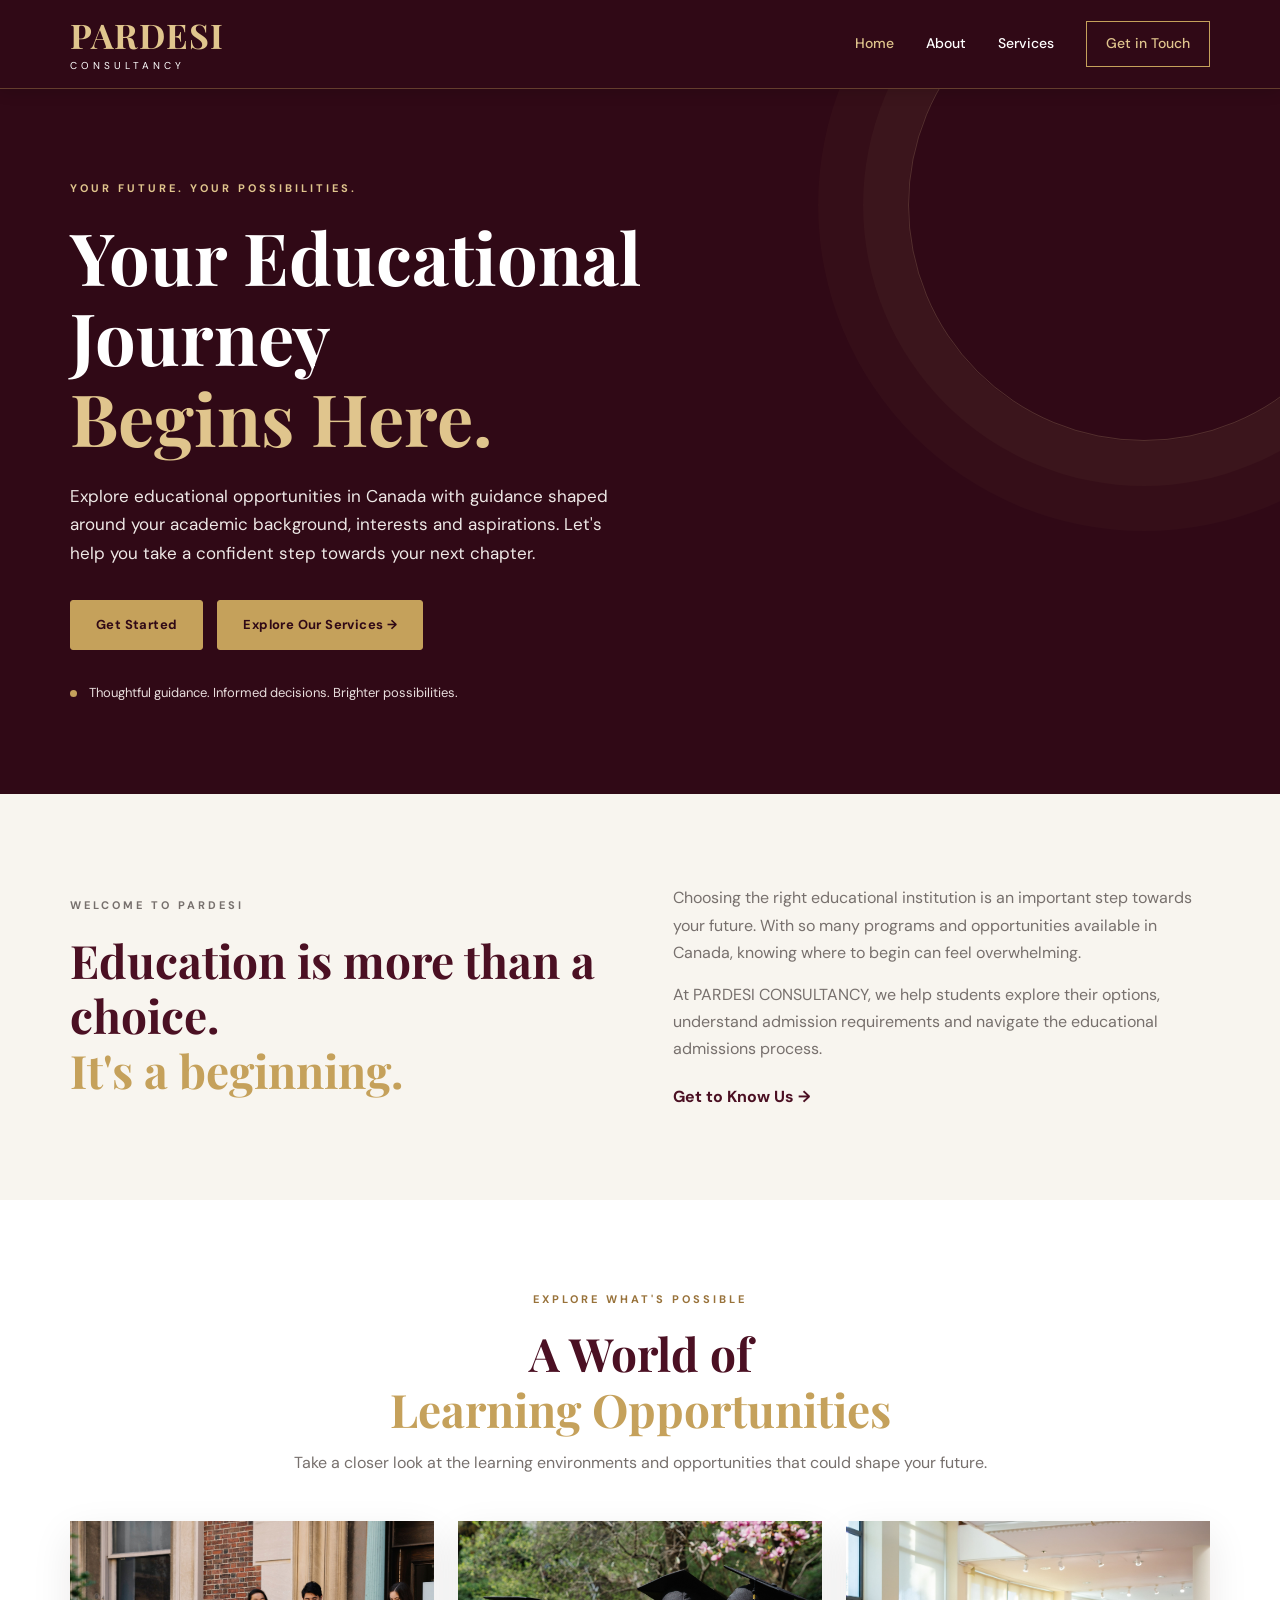
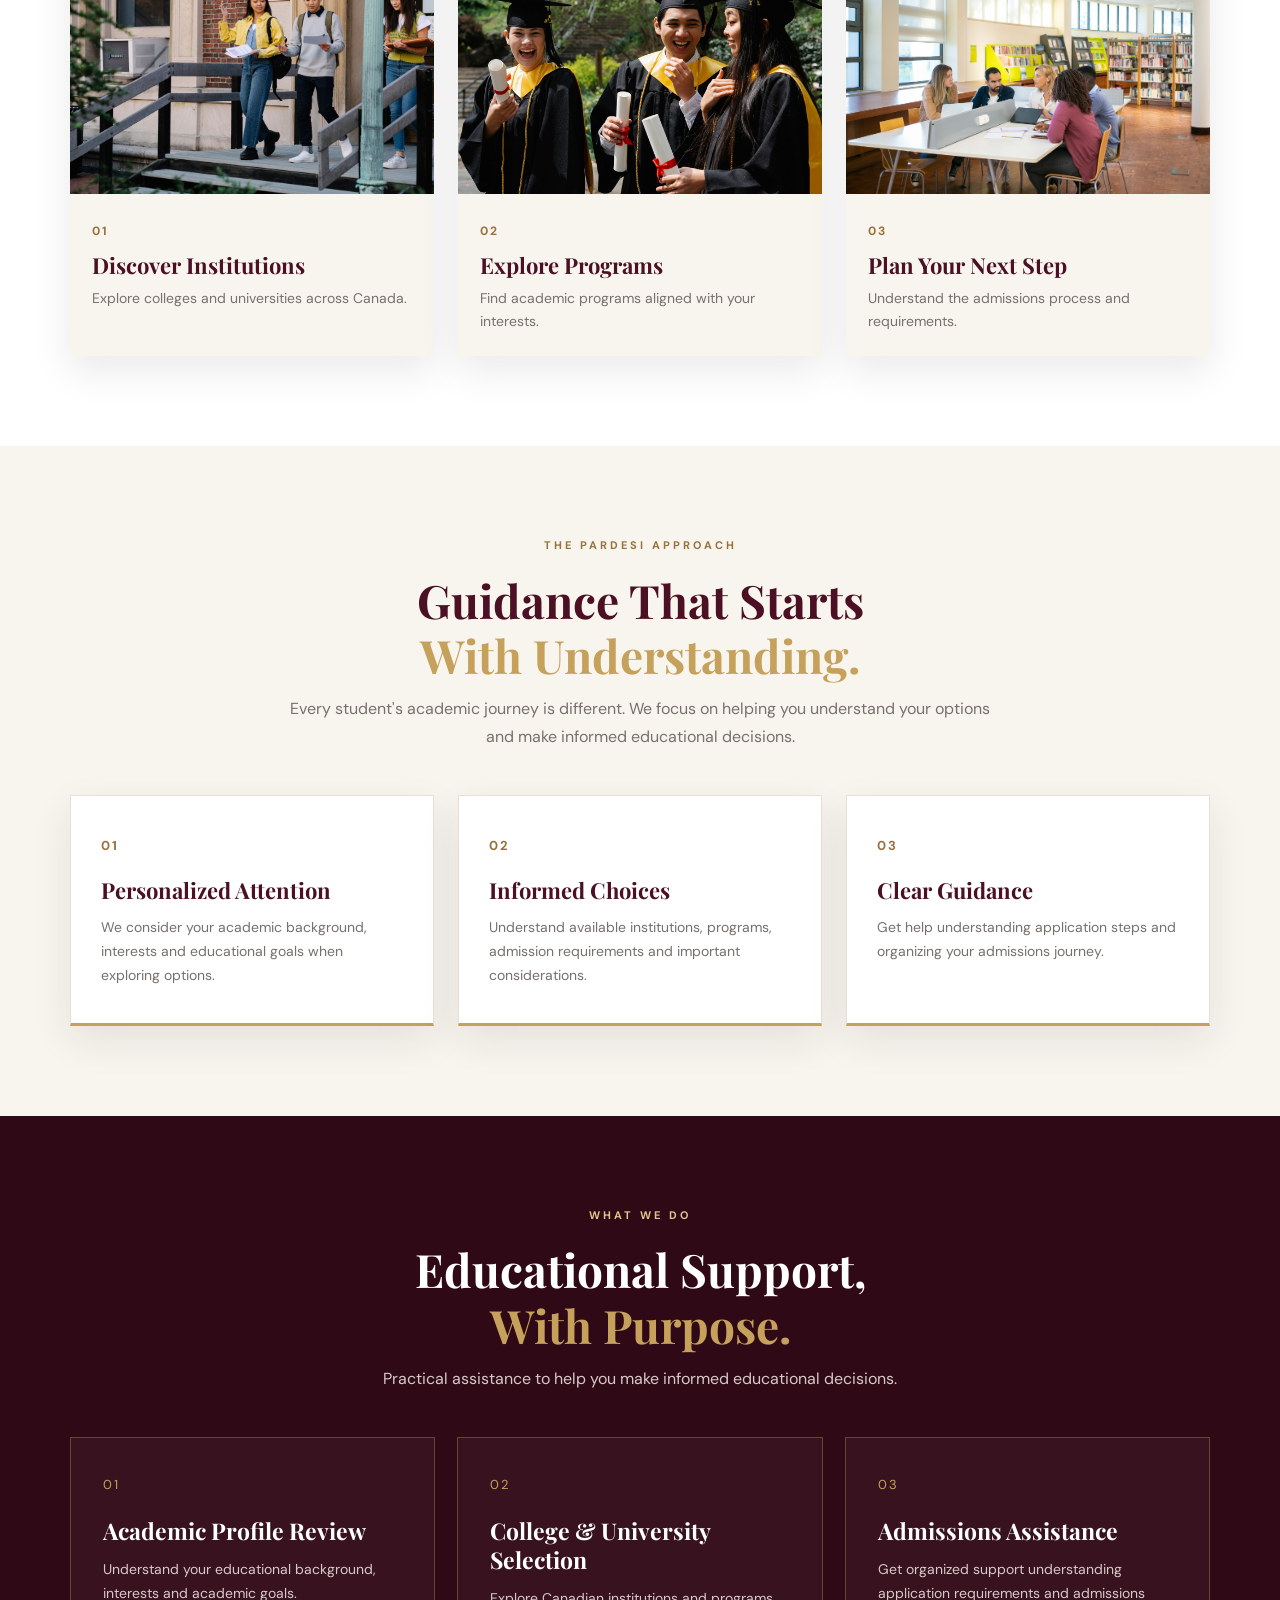
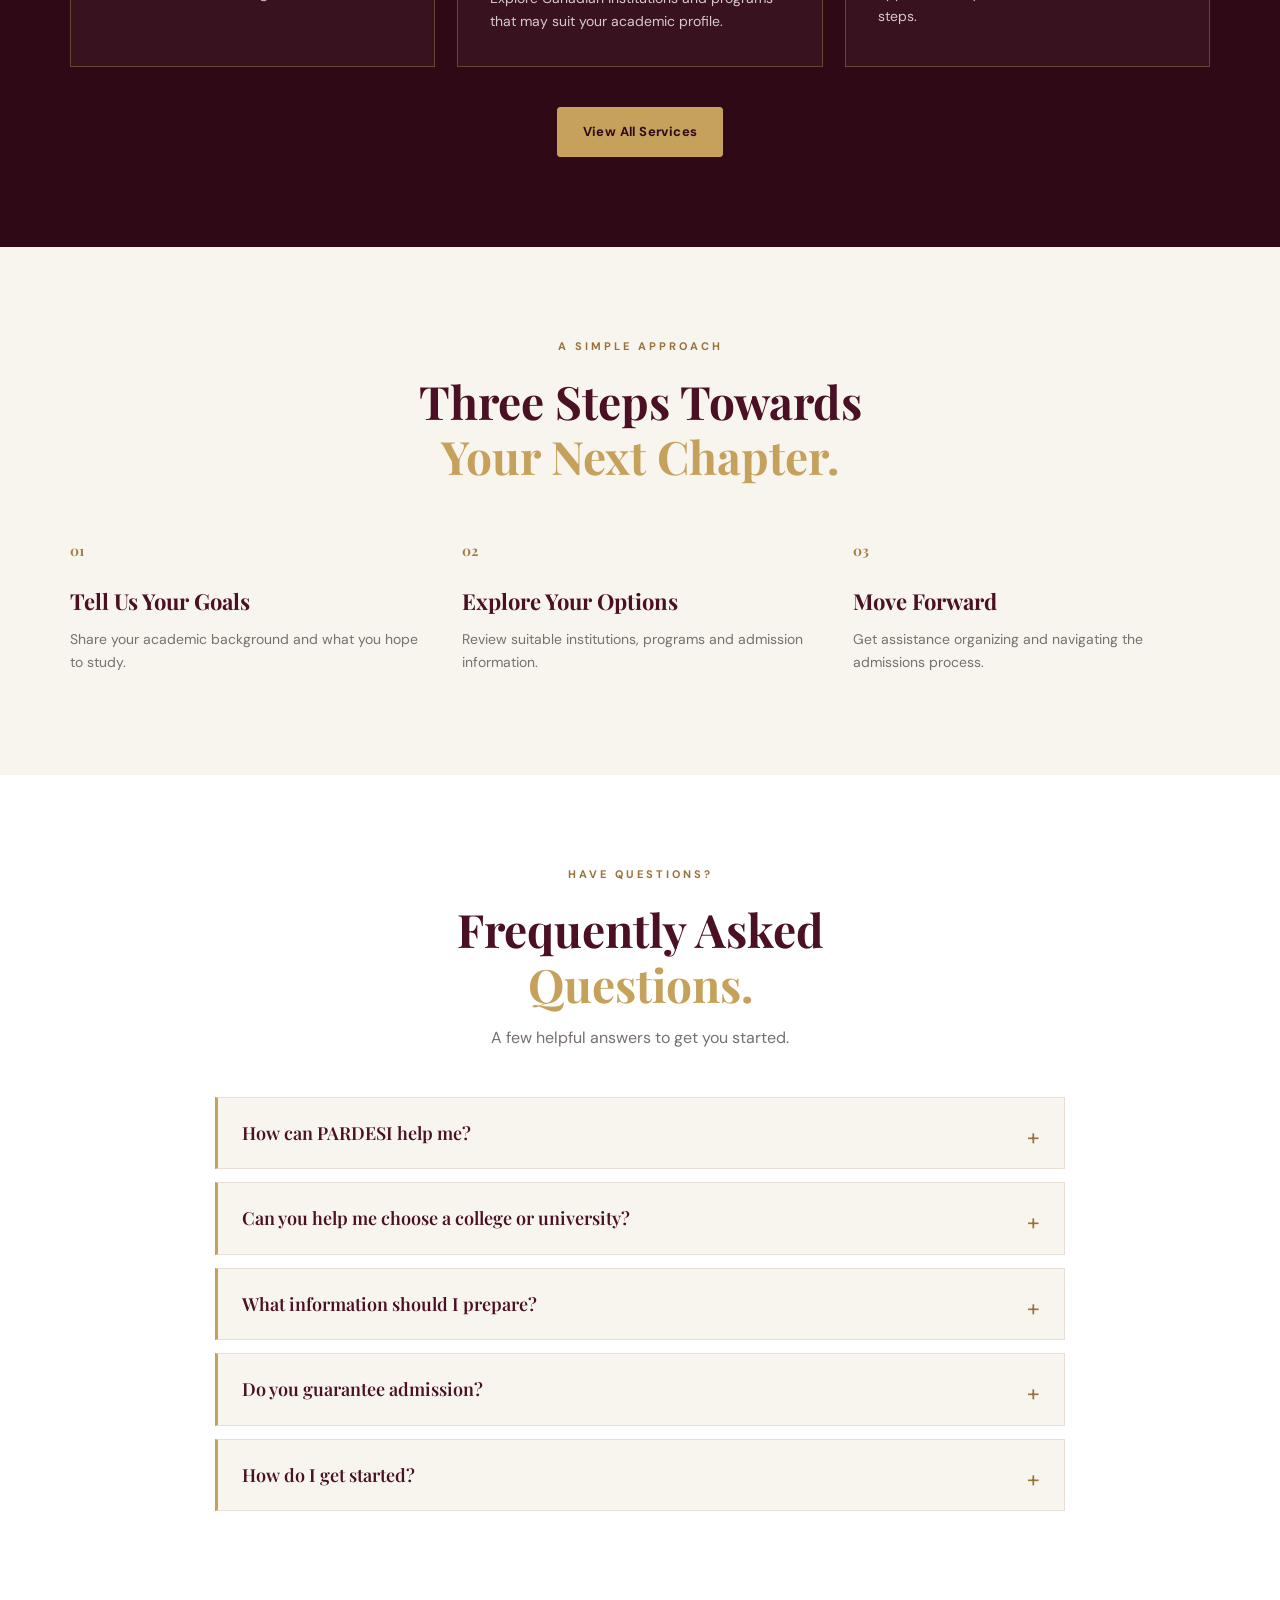
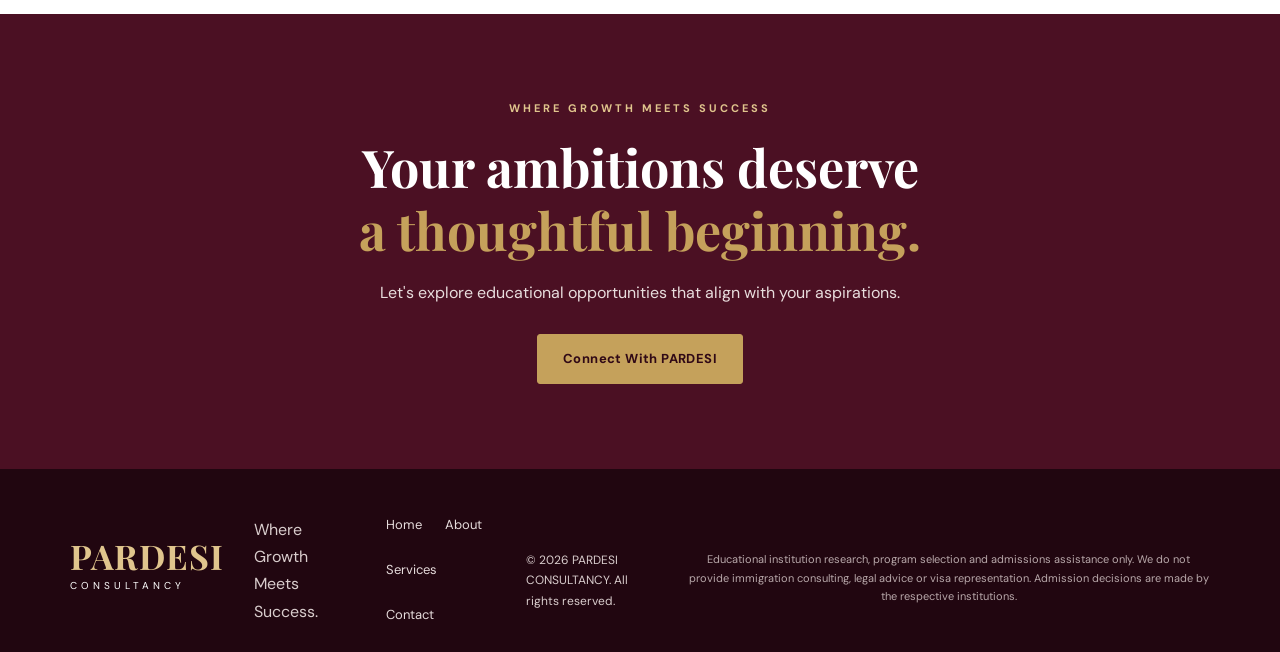
<file: index.html>
<!DOCTYPE html>
<html lang="en-CA">
<head>
  <meta charset="UTF-8">
  <meta name="viewport" content="width=device-width, initial-scale=1.0">

  <!-- SEO -->
  <title>PARDESI CONSULTANCY | Study in Canada & Admissions Guidance</title>

  <meta name="description" content="Explore Canadian colleges, universities and educational programs with PARDESI CONSULTANCY. Get personalized academic profile reviews, institution selection and admissions assistance.">

  <meta name="keywords" content="study in Canada, Canadian colleges, Canadian universities, college admissions assistance, university selection Canada, education consultancy Canada, academic profile review, international education">

  <meta name="author" content="PARDESI CONSULTANCY">
  <meta name="robots" content="index, follow, max-image-preview:large">
  <meta name="theme-color" content="#300916">

  <!-- CANONICAL URL -->
  <link rel="canonical" href="https://www.pardesiconsultancy.ca/">

  <!-- SOCIAL MEDIA SHARING -->
  <meta property="og:type" content="website">
  <meta property="og:locale" content="en_CA">
  <meta property="og:site_name" content="PARDESI CONSULTANCY">
  <meta property="og:title" content="PARDESI CONSULTANCY | Study in Canada & Admissions Guidance">
  <meta property="og:description" content="Explore Canadian colleges, universities and educational programs. Get personalized academic profile reviews, institution selection and admissions assistance.">
  <meta property="og:url" content="https://www.pardesiconsultancy.ca/">
  <meta property="og:image" content="https://www.pardesiconsultancy.ca/images/campus.jpg">
  <meta property="og:image:alt" content="Educational campus representing learning opportunities in Canada">

  <meta name="twitter:card" content="summary_large_image">
  <meta name="twitter:title" content="PARDESI CONSULTANCY | Study in Canada">
  <meta name="twitter:description" content="Personalized educational guidance, Canadian institution selection and admissions assistance.">
  <meta name="twitter:image" content="https://www.pardesiconsultancy.ca/images/campus.jpg">

  <!-- PERFORMANCE -->
  <link rel="preconnect" href="https://fonts.googleapis.com">
  <link rel="preconnect" href="https://fonts.gstatic.com" crossorigin>

  <!-- FONTS -->
  <link href="https://fonts.googleapis.com/css2?family=DM+Sans:wght@400;500;600;700&family=Playfair+Display:wght@500;600;700&display=swap" rel="stylesheet">

  <!-- STYLESHEET -->
  <link rel="stylesheet" href="styles.css">

  <!-- STRUCTURED DATA -->
  <script type="application/ld+json">
  {
    "@context": "https://schema.org",
    "@type": "EducationalOrganization",
    "name": "PARDESI CONSULTANCY",
    "url": "https://www.pardesiconsultancy.ca/",
    "logo": "https://www.pardesiconsultancy.ca/images/campus.jpg",
    "description": "PARDESI CONSULTANCY provides academic profile reviews, Canadian college and university selection, educational program research and admissions assistance.",
    "email": "pardesiconsultancy@gmail.com",
    "telephone": "+1-905-226-6327",
    "areaServed": "Canada",
    "sameAs": []
  }
  </script>

</head>

<body>

  <!-- HEADER -->
  <header class="site-header">
    <div class="container nav-wrap">

      <a href="index.html" class="brand">
        <span class="brand-name">PARDESI</span>
        <span class="brand-subtitle">CONSULTANCY</span>
      </a>

      <button class="menu-toggle"
              type="button"
              aria-label="Open navigation menu"
              aria-expanded="false">
        ☰
      </button>

      <nav class="main-nav">
        <a href="index.html" class="active">Home</a>
        <a href="about.html">About</a>
        <a href="services.html">Services</a>
        <a href="contact.html" class="nav-cta">Get in Touch</a>
      </nav>

    </div>
  </header>

  <main>

    <!-- HERO -->
    <section class="hero">
      <div class="hero-decoration"></div>

      <div class="container hero-content">

        <p class="eyebrow">YOUR FUTURE. YOUR POSSIBILITIES.</p>

        <h1>
          Your Educational Journey
          <span>Begins Here.</span>
        </h1>

        <p class="hero-description">
          Explore educational opportunities in Canada with guidance
          shaped around your academic background, interests and aspirations.
          Let's help you take a confident step towards your next chapter.
        </p>

        <div class="hero-actions">
          <a href="contact.html" class="button button-gold">
            Get Started
          </a>

          <a href="services.html" class="button button-gold">
            Explore Our Services →
          </a>
        </div>

        <div class="hero-note">
          <span></span>
          Thoughtful guidance. Informed decisions. Brighter possibilities.
        </div>

      </div>
    </section>

    <!-- INTRODUCTION -->
    <section class="intro-section section-padding">
      <div class="container intro-grid">

        <div>
          <p class="eyebrow dark-eyebrow">WELCOME TO PARDESI</p>

          <h2>
            Education is more than a choice.
            <span>It's a beginning.</span>
          </h2>
        </div>

        <div class="intro-copy">

          <p>
            Choosing the right educational institution is an important
            step towards your future. With so many programs and
            opportunities available in Canada, knowing where to begin
            can feel overwhelming.
          </p>

          <p>
            At PARDESI CONSULTANCY, we help students explore their
            options, understand admission requirements and navigate
            the educational admissions process.
          </p>

          <a href="about.html" class="text-link">
            Get to Know Us →
          </a>

        </div>
      </div>
    </section>

    <!-- EDUCATIONAL OPPORTUNITIES -->
    <section class="image-showcase section-padding">
      <div class="container">

        <div class="section-heading">
          <p class="eyebrow dark-eyebrow">EXPLORE WHAT'S POSSIBLE</p>

          <h2>
            A World of
            <span>Learning Opportunities</span>
          </h2>

          <p>
            Take a closer look at the learning environments and
            opportunities that could shape your future.
          </p>
        </div>

        <div class="image-grid">

          <article class="image-card">
            <div class="image-frame">
              <img src="images/campus.jpg"
                   alt="College and university campus in Canada"
                   loading="lazy">
            </div>

            <div class="image-caption">
              <span>01</span>
              <h3>Discover Institutions</h3>
              <p>Explore colleges and universities across Canada.</p>
            </div>
          </article>

          <article class="image-card">
            <div class="image-frame">
              <img src="images/students.jpg"
                   alt="Students learning in an academic environment"
                   loading="lazy">
            </div>

            <div class="image-caption">
              <span>02</span>
              <h3>Explore Programs</h3>
              <p>Find academic programs aligned with your interests.</p>
            </div>
          </article>

          <article class="image-card">
            <div class="image-frame">
              <img src="images/library.jpg"
                   alt="University library and student study facilities"
                   loading="lazy">
            </div>

            <div class="image-caption">
              <span>03</span>
              <h3>Plan Your Next Step</h3>
              <p>Understand the admissions process and requirements.</p>
            </div>
          </article>

        </div>
      </div>
    </section>

    <!-- WHY CHOOSE PARDESI -->
    <section class="trust-section section-padding">
      <div class="container">

        <div class="section-heading">
          <p class="eyebrow dark-eyebrow">THE PARDESI APPROACH</p>

          <h2>
            Guidance That Starts
            <span>With Understanding.</span>
          </h2>

          <p>
            Every student's academic journey is different.
            We focus on helping you understand your options
            and make informed educational decisions.
          </p>
        </div>

        <div class="trust-grid">

          <article class="trust-card">
            <span class="trust-number">01</span>
            <h3>Personalized Attention</h3>
            <p>
              We consider your academic background, interests
              and educational goals when exploring options.
            </p>
          </article>

          <article class="trust-card">
            <span class="trust-number">02</span>
            <h3>Informed Choices</h3>
            <p>
              Understand available institutions, programs,
              admission requirements and important considerations.
            </p>
          </article>

          <article class="trust-card">
            <span class="trust-number">03</span>
            <h3>Clear Guidance</h3>
            <p>
              Get help understanding application steps
              and organizing your admissions journey.
            </p>
          </article>

        </div>
      </div>
    </section>

    <!-- SERVICES -->
    <section class="services-section section-padding">
      <div class="container">

        <div class="section-heading">
          <p class="eyebrow">WHAT WE DO</p>

          <h2>
            Educational Support,
            <span>With Purpose.</span>
          </h2>

          <p>
            Practical assistance to help you make informed
            educational decisions.
          </p>
        </div>

        <div class="service-grid">

          <article class="service-card">
            <span class="service-number">01</span>
            <h3>Academic Profile Review</h3>
            <p>
              Understand your educational background, interests
              and academic goals.
            </p>
          </article>

          <article class="service-card">
            <span class="service-number">02</span>
            <h3>College & University Selection</h3>
            <p>
              Explore Canadian institutions and programs that
              may suit your academic profile.
            </p>
          </article>

          <article class="service-card">
            <span class="service-number">03</span>
            <h3>Admissions Assistance</h3>
            <p>
              Get organized support understanding application
              requirements and admissions steps.
            </p>
          </article>

        </div>

        <div class="center-action">
          <a href="services.html" class="button button-gold">
            View All Services
          </a>
        </div>

      </div>
    </section>

    <!-- OUR PROCESS -->
    <section class="process-section section-padding">
      <div class="container">

        <div class="section-heading">
          <p class="eyebrow dark-eyebrow">A SIMPLE APPROACH</p>

          <h2>
            Three Steps Towards
            <span>Your Next Chapter.</span>
          </h2>
        </div>

        <div class="process-grid">

          <article>
            <span class="process-number">01</span>
            <h3>Tell Us Your Goals</h3>
            <p>
              Share your academic background and what you hope to study.
            </p>
          </article>

          <article>
            <span class="process-number">02</span>
            <h3>Explore Your Options</h3>
            <p>
              Review suitable institutions, programs and admission information.
            </p>
          </article>

          <article>
            <span class="process-number">03</span>
            <h3>Move Forward</h3>
            <p>
              Get assistance organizing and navigating the admissions process.
            </p>
          </article>

        </div>
      </div>
    </section>

    <!-- FREQUENTLY ASKED QUESTIONS -->
    <section class="faq-section section-padding">
      <div class="container">

        <div class="section-heading">
          <p class="eyebrow dark-eyebrow">HAVE QUESTIONS?</p>

          <h2>
            Frequently Asked
            <span>Questions.</span>
          </h2>

          <p>
            A few helpful answers to get you started.
          </p>
        </div>

        <div class="faq-list">

          <details class="faq-item">
            <summary>How can PARDESI help me?</summary>
            <p>
              We help students explore Canadian colleges and universities,
              understand educational program options and navigate
              admissions requirements and application steps.
            </p>
          </details>

          <details class="faq-item">
            <summary>Can you help me choose a college or university?</summary>
            <p>
              Yes. We can help you explore institutions and educational
              programs by considering your academic background,
              interests and goals.
            </p>
          </details>

          <details class="faq-item">
            <summary>What information should I prepare?</summary>
            <p>
              Your previous academic qualifications, transcripts,
              preferred field of study and educational goals are
              useful starting points.
            </p>
          </details>

          <details class="faq-item">
            <summary>Do you guarantee admission?</summary>
            <p>
              No. Admission decisions are made independently by
              the respective educational institutions. We provide
              educational guidance and admissions assistance.
            </p>
          </details>

          <details class="faq-item">
            <summary>How do I get started?</summary>
            <p>
              Visit our Contact page and reach out through the
              contact form, email or WhatsApp. We can discuss
              your educational interests and next steps.
            </p>
          </details>

        </div>
      </div>
    </section>

    <!-- FINAL CALL TO ACTION -->
    <section class="closing-cta">
      <div class="container">

        <p class="eyebrow">WHERE GROWTH MEETS SUCCESS</p>

        <h2>
          Your ambitions deserve
          <span>a thoughtful beginning.</span>
        </h2>

        <p>
          Let's explore educational opportunities that align
          with your aspirations.
        </p>

        <a href="contact.html" class="button button-gold">
          Connect With PARDESI
        </a>

      </div>
    </section>

  </main>

  <!-- FOOTER -->
  <footer class="site-footer">
    <div class="container footer-content">

      <a href="index.html" class="brand footer-brand">
        <span class="brand-name">PARDESI</span>
        <span class="brand-subtitle">CONSULTANCY</span>
      </a>

      <p>Where Growth Meets Success.</p>

      <div class="footer-links">
        <a href="index.html">Home</a>
        <a href="about.html">About</a>
        <a href="services.html">Services</a>
        <a href="contact.html">Contact</a>
      </div>

      <p class="footer-copy">
        © <span id="year"></span> PARDESI CONSULTANCY.
        All rights reserved.
      </p>

      <p class="footer-disclaimer">
        Educational institution research, program selection and
        admissions assistance only. We do not provide immigration
        consulting, legal advice or visa representation.
        Admission decisions are made by the respective institutions.
      </p>

    </div>
  </footer>

  <script src="script.js"></script>

</body>
</html>
</file>
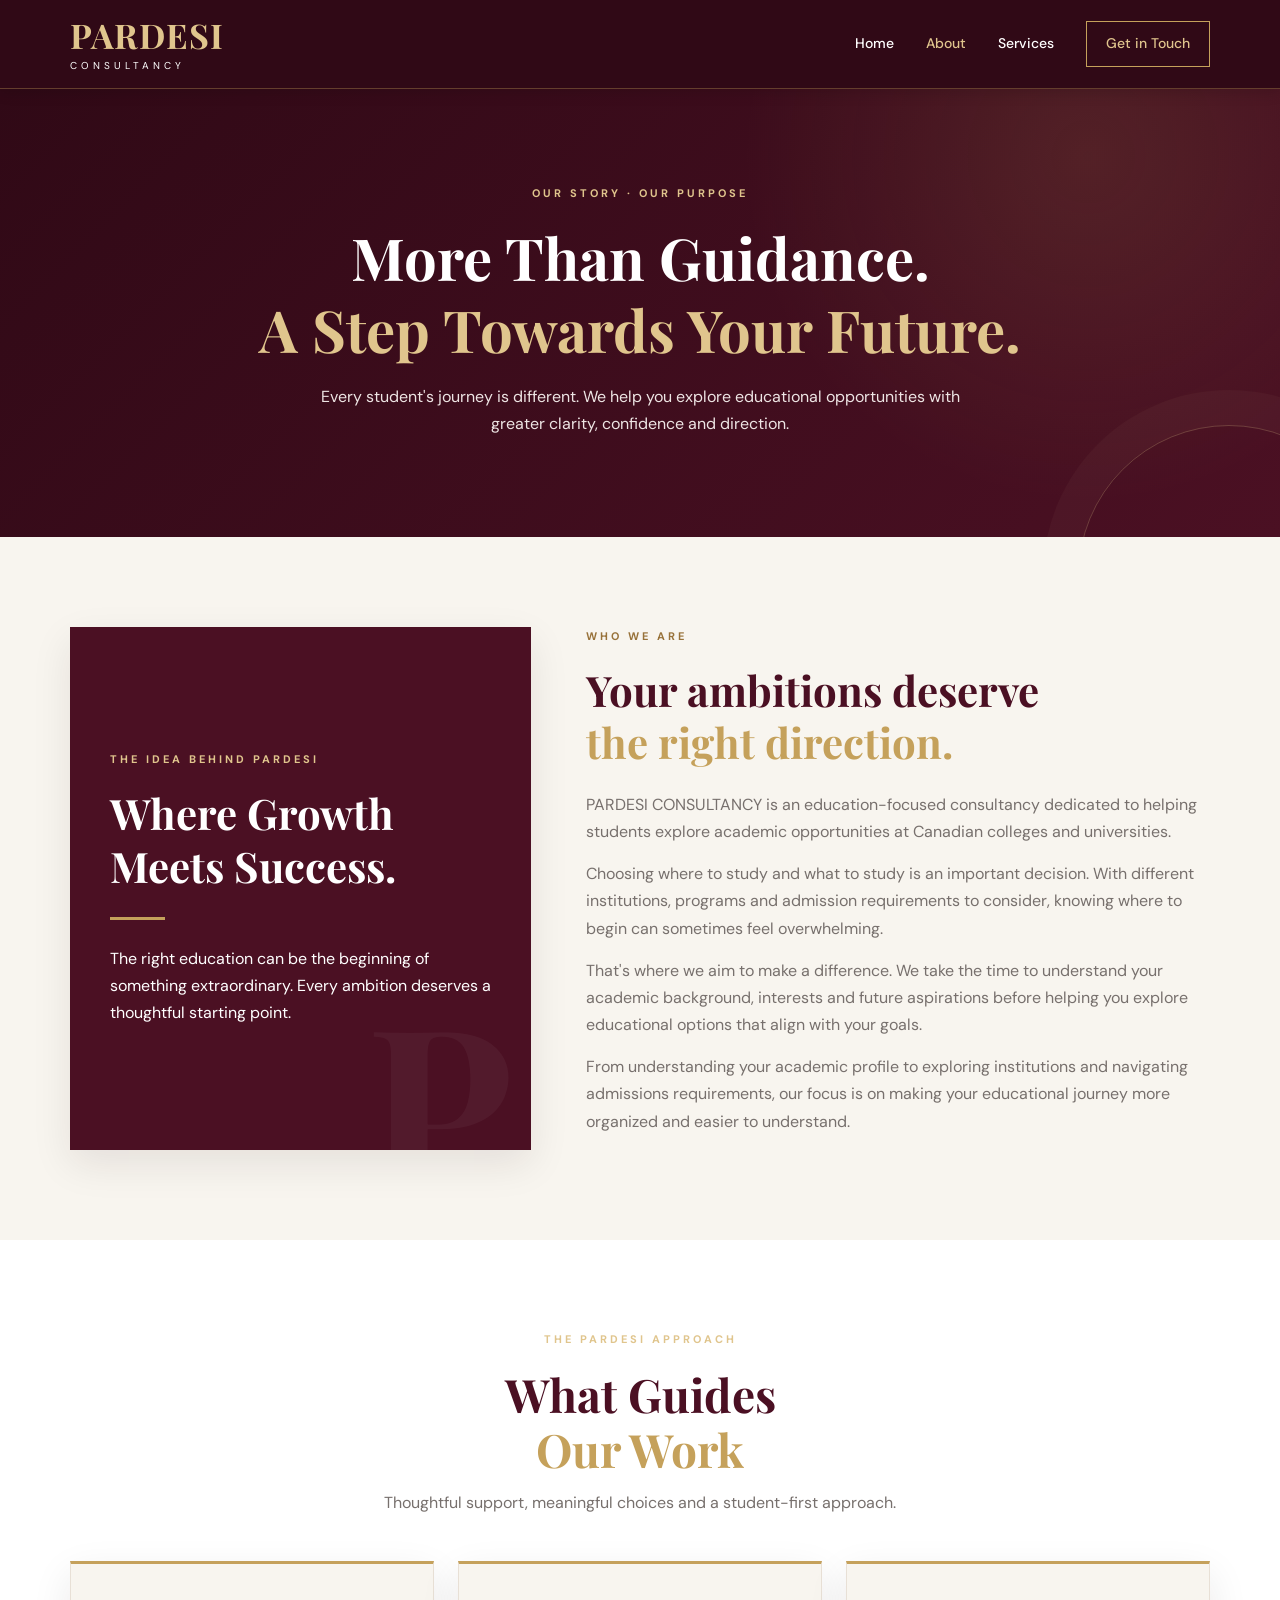
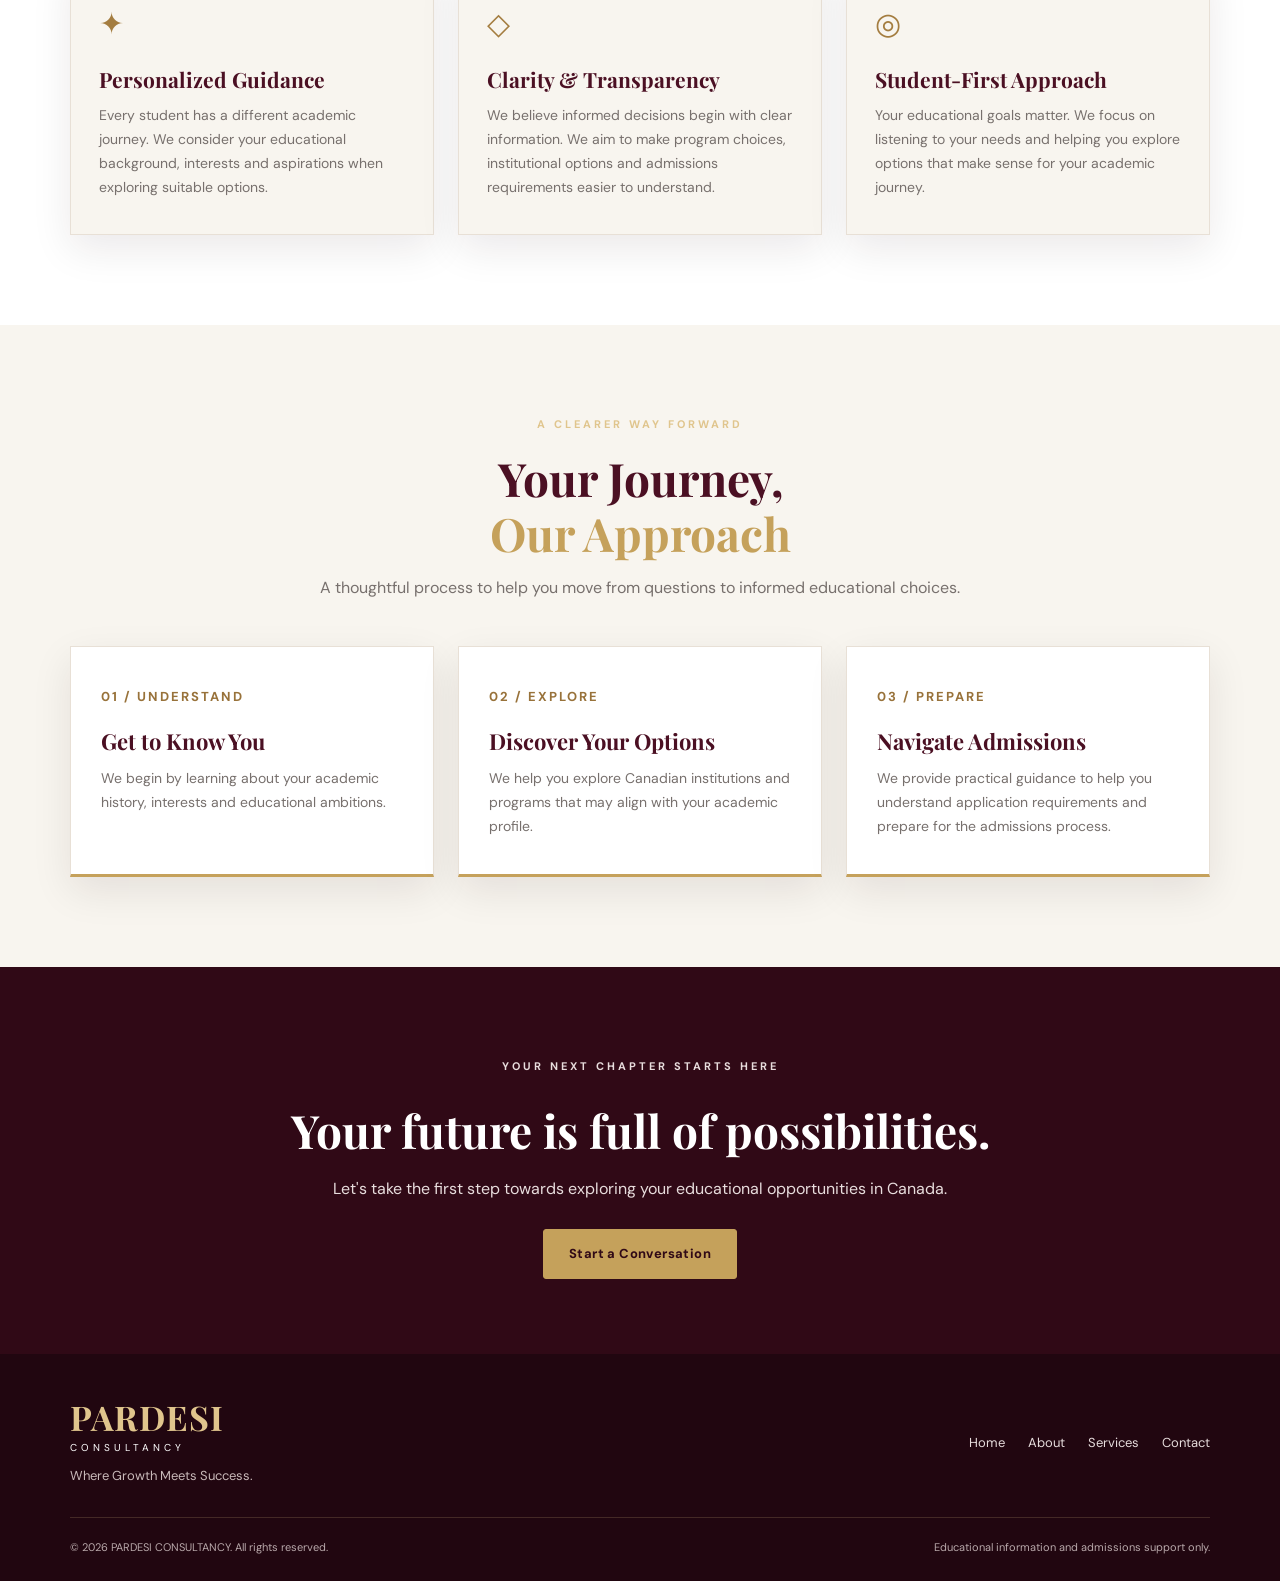
<file: about.html>
<!DOCTYPE html>
<html lang="en-CA">
<head>
  <meta charset="UTF-8">
  <meta name="viewport" content="width=device-width, initial-scale=1.0">

  <!-- SEO -->
  <title>About PARDESI CONSULTANCY | Canadian Education Guidance</title>

  <meta name="description" content="Learn about PARDESI CONSULTANCY and our student-focused approach to Canadian college and university selection, academic profile reviews and admissions assistance.">

  <meta name="keywords" content="about PARDESI CONSULTANCY, education consultancy Canada, Canadian college guidance, university selection Canada, student admissions assistance">

  <meta name="author" content="PARDESI CONSULTANCY">
  <meta name="robots" content="index, follow, max-image-preview:large">
  <meta name="theme-color" content="#390d19">

  <!-- CANONICAL URL -->
  <link rel="canonical" href="https://www.pardesiconsultancy.ca/about.html">

  <!-- SOCIAL SHARING -->
  <meta property="og:type" content="website">
  <meta property="og:locale" content="en_CA">
  <meta property="og:site_name" content="PARDESI CONSULTANCY">
  <meta property="og:title" content="About PARDESI CONSULTANCY | Canadian Education Guidance">
  <meta property="og:description" content="Discover our student-focused approach to exploring Canadian colleges, universities and educational opportunities.">
  <meta property="og:url" content="https://www.pardesiconsultancy.ca/about.html">
  <meta property="og:image" content="https://www.pardesiconsultancy.ca/images/campus.jpg">
  <meta property="og:image:alt" content="Educational campus representing learning opportunities">

  <meta name="twitter:card" content="summary_large_image">
  <meta name="twitter:title" content="About PARDESI CONSULTANCY">
  <meta name="twitter:description" content="Learn about our approach to educational guidance and admissions assistance in Canada.">
  <meta name="twitter:image" content="https://www.pardesiconsultancy.ca/images/campus.jpg">

  <!-- FONTS -->
  <link rel="preconnect" href="https://fonts.googleapis.com">
  <link rel="preconnect" href="https://fonts.gstatic.com" crossorigin>
  <link href="https://fonts.googleapis.com/css2?family=DM+Sans:wght@400;500;600;700&family=Playfair+Display:wght@500;600;700&display=swap" rel="stylesheet">

  <!-- STYLESHEET -->
  <link rel="stylesheet" href="styles.css">

  <!-- STRUCTURED DATA -->
  <script type="application/ld+json">
  {
    "@context": "https://schema.org",
    "@type": "AboutPage",
    "name": "About PARDESI CONSULTANCY",
    "url": "https://www.pardesiconsultancy.ca/about.html",
    "description": "Learn about PARDESI CONSULTANCY and its student-focused educational guidance and admissions assistance.",
    "mainEntity": {
      "@type": "EducationalOrganization",
      "name": "PARDESI CONSULTANCY",
      "url": "https://www.pardesiconsultancy.ca/",
      "email": "pardesiconsultancy@gmail.com",
      "telephone": "+1-905-226-6327"
    }
  }
  </script>

</head>

<body>

  <!-- HEADER -->
  <header class="site-header">
    <div class="container nav-wrapper">

      <a class="brand" href="index.html">
        <span class="brand-name">PARDESI</span>
        <span class="brand-subtitle">CONSULTANCY</span>
      </a>

      <button class="menu-toggle" type="button"
        aria-label="Open navigation menu" aria-expanded="false">
        ☰
      </button>

      <nav class="main-nav">
        <a href="index.html">Home</a>
        <a class="active" href="about.html">About</a>
        <a href="services.html">Services</a>
        <a href="contact.html" class="nav-cta">Get in Touch</a>
      </nav>

    </div>
  </header>

  <main>

    <!-- PAGE INTRODUCTION -->
    <section class="page-hero about-page-hero">
      <div class="container">

        <p class="eyebrow">OUR STORY · OUR PURPOSE</p>

        <h1>
          More Than Guidance.
          <span>A Step Towards Your Future.</span>
        </h1>

        <p>
          Every student's journey is different. We help you explore
          educational opportunities with greater clarity, confidence
          and direction.
        </p>

      </div>
    </section>

    <!-- ABOUT INTRODUCTION -->
    <section class="section-padding about-main">
      <div class="container about-grid">

        <div class="about-highlight">
          <p class="eyebrow">THE IDEA BEHIND PARDESI</p>

          <h2>
            Where Growth Meets Success.
          </h2>

          <div class="gold-line"></div>

          <p>
            The right education can be the beginning of something
            extraordinary. Every ambition deserves a thoughtful
            starting point.
          </p>

          <span class="about-highlight-mark">P</span>
        </div>

        <div class="about-copy">

          <p class="eyebrow dark-eyebrow">WHO WE ARE</p>

          <h2>
            Your ambitions deserve
            <span>the right direction.</span>
          </h2>

          <p>
            PARDESI CONSULTANCY is an education-focused consultancy
            dedicated to helping students explore academic opportunities
            at Canadian colleges and universities.
          </p>

          <p>
            Choosing where to study and what to study is an important
            decision. With different institutions, programs and admission
            requirements to consider, knowing where to begin can sometimes
            feel overwhelming.
          </p>

          <p>
            That's where we aim to make a difference. We take the time
            to understand your academic background, interests and future
            aspirations before helping you explore educational options
            that align with your goals.
          </p>

          <p>
            From understanding your academic profile to exploring
            institutions and navigating admissions requirements, our
            focus is on making your educational journey more organized
            and easier to understand.
          </p>

        </div>
      </div>
    </section>

    <!-- OUR APPROACH -->
    <section class="values-section section-padding">
      <div class="container">

        <div class="section-heading">
          <p class="eyebrow">THE PARDESI APPROACH</p>

          <h2>
            What Guides <span>Our Work</span>
          </h2>

          <p>
            Thoughtful support, meaningful choices and a student-first
            approach.
          </p>
        </div>

        <div class="values-grid">

          <article class="value-card">
            <div class="value-icon">✦</div>

            <h3>Personalized Guidance</h3>

            <p>
              Every student has a different academic journey.
              We consider your educational background, interests
              and aspirations when exploring suitable options.
            </p>
          </article>

          <article class="value-card">
            <div class="value-icon">◇</div>

            <h3>Clarity & Transparency</h3>

            <p>
              We believe informed decisions begin with clear
              information. We aim to make program choices,
              institutional options and admissions requirements
              easier to understand.
            </p>
          </article>

          <article class="value-card">
            <div class="value-icon">◎</div>

            <h3>Student-First Approach</h3>

            <p>
              Your educational goals matter. We focus on listening
              to your needs and helping you explore options that
              make sense for your academic journey.
            </p>
          </article>

        </div>
      </div>
    </section>

    <!-- HOW WE HELP -->
    <section class="section-padding about-journey">
      <div class="container">

        <div class="section-heading">
          <p class="eyebrow">A CLEARER WAY FORWARD</p>

          <h2>
            Your Journey, <span>Our Approach</span>
          </h2>

          <p>
            A thoughtful process to help you move from questions
            to informed educational choices.
          </p>
        </div>

        <div class="trust-grid">

          <article class="trust-card">
            <span class="trust-number">01 / UNDERSTAND</span>

            <h3>Get to Know You</h3>

            <p>
              We begin by learning about your academic history,
              interests and educational ambitions.
            </p>
          </article>

          <article class="trust-card">
            <span class="trust-number">02 / EXPLORE</span>

            <h3>Discover Your Options</h3>

            <p>
              We help you explore Canadian institutions and
              programs that may align with your academic profile.
            </p>
          </article>

          <article class="trust-card">
            <span class="trust-number">03 / PREPARE</span>

            <h3>Navigate Admissions</h3>

            <p>
              We provide practical guidance to help you understand
              application requirements and prepare for the
              admissions process.
            </p>
          </article>

        </div>
      </div>
    </section>

    <!-- CLOSING CTA -->
    <section class="about-cta">
      <div class="container cta-content">

        <p class="eyebrow">YOUR NEXT CHAPTER STARTS HERE</p>

        <h2>
          Your future is full of possibilities.
        </h2>

        <p>
          Let's take the first step towards exploring your
          educational opportunities in Canada.
        </p>

        <a href="contact.html" class="btn btn-gold">
          Start a Conversation
        </a>

      </div>
    </section>

  </main>

  <!-- FOOTER -->
  <footer class="site-footer">

    <div class="container footer-content">

      <div>
        <a class="brand footer-brand" href="index.html">
          <span class="brand-name">PARDESI</span>
          <span class="brand-subtitle">CONSULTANCY</span>
        </a>

        <p>Where Growth Meets Success.</p>
      </div>

      <div class="footer-links">
        <a href="index.html">Home</a>
        <a href="about.html">About</a>
        <a href="services.html">Services</a>
        <a href="contact.html">Contact</a>
      </div>

    </div>

    <div class="container footer-bottom">

      <p>
        © <span id="year"></span> PARDESI CONSULTANCY.
        All rights reserved.
      </p>

      <p>
        Educational information and admissions support only.
      </p>

    </div>

  </footer>

  <script src="script.js"></script>

</body>
</html>
</file>
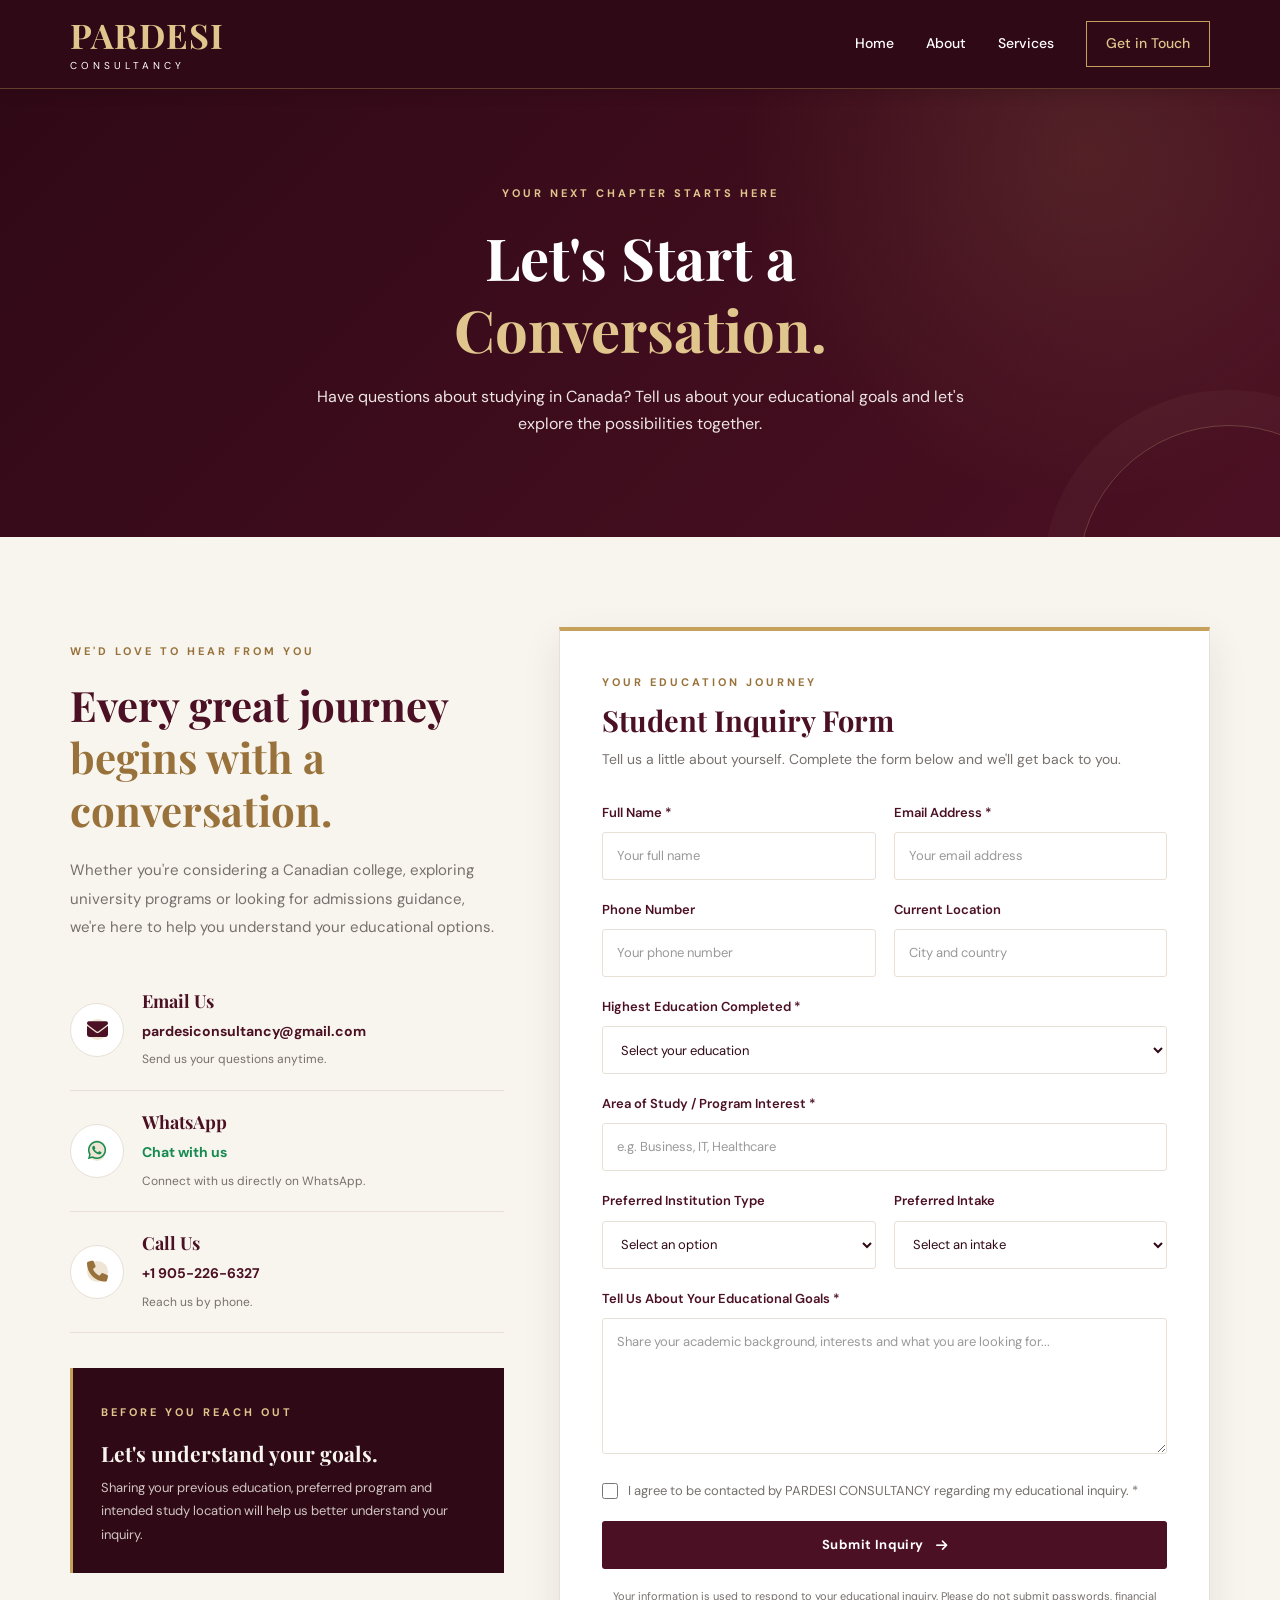
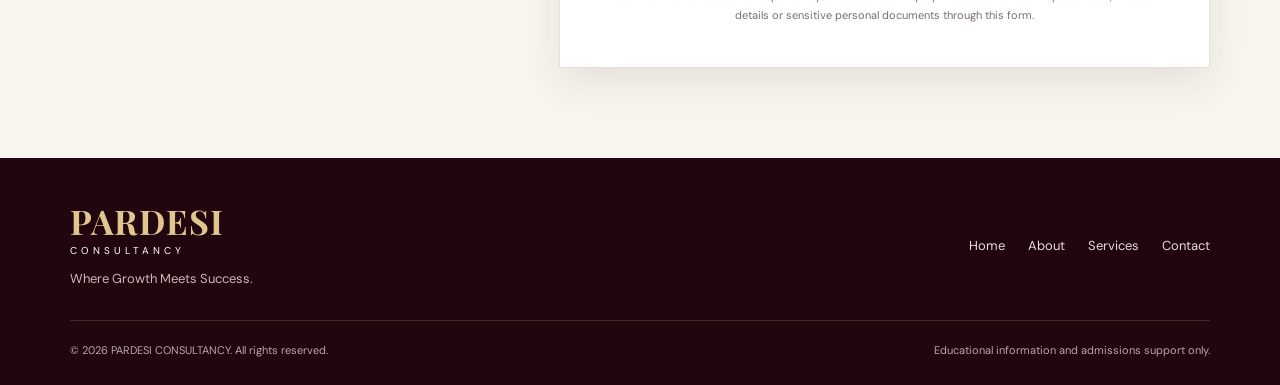
<file: contact.html>
<!DOCTYPE html>
<html lang="en-CA">
<head>
  <meta charset="UTF-8">
  <meta name="viewport" content="width=device-width, initial-scale=1.0">

  <!-- SEO -->
  <title>Contact PARDESI CONSULTANCY | Education Guidance in Canada</title>

  <meta
    name="description"
    content="Contact PARDESI CONSULTANCY for academic profile reviews, Canadian college and university selection, program research and educational admissions assistance."
  >

  <meta name="robots" content="index, follow">
  <meta name="author" content="PARDESI CONSULTANCY">
  <meta name="theme-color" content="#390d19">

  <link
    rel="canonical"
    href="https://www.pardesiconsultancy.ca/contact.html"
  >

  <!-- Open Graph / Social Sharing -->
  <meta property="og:type" content="website">
  <meta property="og:site_name" content="PARDESI CONSULTANCY">

  <meta
    property="og:title"
    content="Contact PARDESI CONSULTANCY | Education Guidance in Canada"
  >

  <meta
    property="og:description"
    content="Have questions about studying in Canada? Contact PARDESI CONSULTANCY to explore educational programs, Canadian institutions and admissions assistance."
  >

  <meta
    property="og:url"
    content="https://www.pardesiconsultancy.ca/contact.html"
  >

  <meta
    property="og:image"
    content="https://www.pardesiconsultancy.ca/images/campus.jpg"
  >

  <meta property="og:image:alt" content="Canadian educational campus">

  <!-- Twitter Sharing -->
  <meta name="twitter:card" content="summary_large_image">

  <meta
    name="twitter:title"
    content="Contact PARDESI CONSULTANCY"
  >

  <meta
    name="twitter:description"
    content="Connect with PARDESI CONSULTANCY about Canadian colleges, universities and educational admissions assistance."
  >

  <meta
    name="twitter:image"
    content="https://www.pardesiconsultancy.ca/images/campus.jpg"
  >

  <!-- Fonts -->
  <link rel="preconnect" href="https://fonts.googleapis.com">
  <link rel="preconnect" href="https://fonts.gstatic.com" crossorigin>

  <link
    href="https://fonts.googleapis.com/css2?family=DM+Sans:wght@400;500;600;700&family=Playfair+Display:wght@500;600;700&display=swap"
    rel="stylesheet"
  >

  <!-- Font Awesome -->
  <link
    rel="stylesheet"
    href="https://cdnjs.cloudflare.com/ajax/libs/font-awesome/6.7.2/css/all.min.css"
  >

  <link rel="stylesheet" href="styles.css">

  <!-- Structured Data -->
  <script type="application/ld+json">
  {
    "@context": "https://schema.org",
    "@graph": [
      {
        "@type": "EducationalOrganization",
        "@id": "https://www.pardesiconsultancy.ca/#organization",
        "name": "PARDESI CONSULTANCY",
        "url": "https://www.pardesiconsultancy.ca/",
        "email": "pardesiconsultancy@gmail.com",
        "telephone": "+19052266327"
      },
      {
        "@type": "ContactPage",
        "@id": "https://www.pardesiconsultancy.ca/contact.html#webpage",
        "url": "https://www.pardesiconsultancy.ca/contact.html",
        "name": "Contact PARDESI CONSULTANCY",
        "description": "Contact PARDESI CONSULTANCY for academic profile reviews, Canadian college and university selection, program research and educational admissions assistance.",
        "isPartOf": {
          "@id": "https://www.pardesiconsultancy.ca/#website"
        },
        "about": {
          "@id": "https://www.pardesiconsultancy.ca/#organization"
        },
        "mainEntity": {
          "@id": "https://www.pardesiconsultancy.ca/#organization"
        }
      },
      {
        "@type": "WebSite",
        "@id": "https://www.pardesiconsultancy.ca/#website",
        "url": "https://www.pardesiconsultancy.ca/",
        "name": "PARDESI CONSULTANCY",
        "publisher": {
          "@id": "https://www.pardesiconsultancy.ca/#organization"
        }
      }
    ]
  }
  </script>
</head>

<body>

  <!-- HEADER -->
  <header class="site-header">
    <div class="container nav-wrapper">

      <a class="brand" href="index.html">
        <span class="brand-name">PARDESI</span>
        <span class="brand-subtitle">CONSULTANCY</span>
      </a>

      <button class="menu-toggle" type="button"
        aria-label="Open navigation menu" aria-expanded="false">
        ☰
      </button>

      <nav class="main-nav">
        <a href="index.html">Home</a>
        <a href="about.html">About</a>
        <a href="services.html">Services</a>
        <a class="active nav-cta" href="contact.html" aria-current="page">Get in Touch</a>
      </nav>

    </div>
  </header>


  <main>

    <!-- CONTACT HERO -->
    <section class="page-hero contact-page-hero">
      <div class="container">

        <p class="eyebrow">YOUR NEXT CHAPTER STARTS HERE</p>

        <h1>
          Let's Start a
          <span>Conversation.</span>
        </h1>

        <p>
          Have questions about studying in Canada?
          Tell us about your educational goals and let's
          explore the possibilities together.
        </p>

      </div>
    </section>


    <!-- CONTACT CONTENT -->
    <section class="section-padding contact-section">
      <div class="container contact-grid">


        <!-- LEFT: CONTACT INFORMATION -->
        <div class="contact-info">

          <p class="eyebrow dark-eyebrow">WE'D LOVE TO HEAR FROM YOU</p>

          <h2>
            Every great journey
            <span>begins with a conversation.</span>
          </h2>

          <p class="contact-description">
            Whether you're considering a Canadian college,
            exploring university programs or looking for
            admissions guidance, we're here to help you
            understand your educational options.
          </p>


          <!-- EMAIL -->
          <div class="contact-detail">

            <div class="contact-icon-wrap email-icon-wrap">
              <i class="fa-solid fa-envelope contact-icon email-icon"></i>
            </div>

            <div>
              <h3>Email Us</h3>

              <a href="mailto:pardesiconsultancy@gmail.com">
                pardesiconsultancy@gmail.com
              </a>

              <p>Send us your questions anytime.</p>
            </div>

          </div>


          <!-- WHATSAPP -->
          <div class="contact-detail">

            <div class="contact-icon-wrap whatsapp-icon-wrap">
              <i class="fa-brands fa-whatsapp contact-icon whatsapp-icon"></i>
            </div>

            <div>
              <h3>WhatsApp</h3>

              <a href="https://wa.me/19052266327"
                 target="_blank"
                 rel="noopener noreferrer">
                Chat with us
              </a>

              <p>Connect with us directly on WhatsApp.</p>
            </div>

          </div>


          <!-- PHONE -->
          <div class="contact-detail">

            <div class="contact-icon-wrap phone-icon-wrap">
              <i class="fa-solid fa-phone contact-icon phone-icon"></i>
            </div>

            <div>
              <h3>Call Us</h3>

              <a href="tel:+19052266327">
                +1 905-226-6327
              </a>

              <p>Reach us by phone.</p>
            </div>

          </div>


          <!-- NOTE -->
          <div class="contact-note">

            <p class="eyebrow">BEFORE YOU REACH OUT</p>

            <h3>Let's understand your goals.</h3>

            <p>
              Sharing your previous education, preferred
              program and intended study location will help
              us better understand your inquiry.
            </p>

          </div>

        </div>


        <!-- RIGHT: CONTACT FORM -->
        <div class="contact-form-card">

          <div class="contact-form-heading">
            <p class="eyebrow dark-eyebrow">YOUR EDUCATION JOURNEY</p>

            <h2>Student Inquiry Form</h2>

            <p class="form-intro">
              Tell us a little about yourself. Complete the
              form below and we'll get back to you.
            </p>
          </div>


          <form id="contact-form"
            action="https://formspree.io/f/mblnwqyj"
            method="POST">

            <div class="form-row">

              <div class="form-group">
                <label for="name">Full Name *</label>

                <input
                  type="text"
                  id="name"
                  name="name"
                  placeholder="Your full name"
                  autocomplete="name"
                  required>
              </div>


              <div class="form-group">
                <label for="email">Email Address *</label>

                <input
                  type="email"
                  id="email"
                  name="email"
                  placeholder="Your email address"
                  autocomplete="email"
                  required>
              </div>

            </div>


            <div class="form-row">

              <div class="form-group">
                <label for="phone">Phone Number</label>

                <input
                  type="tel"
                  id="phone"
                  name="phone"
                  placeholder="Your phone number"
                  autocomplete="tel">
              </div>


              <div class="form-group">
                <label for="location">Current Location</label>

                <input
                  type="text"
                  id="location"
                  name="location"
                  placeholder="City and country">
              </div>

            </div>


            <div class="form-group">
              <label for="education">Highest Education Completed *</label>

              <select id="education"
                name="highest_education"
                required>

                <option value="">Select your education</option>
                <option>High School</option>
                <option>Diploma</option>
                <option>Bachelor's Degree</option>
                <option>Postgraduate Diploma</option>
                <option>Master's Degree</option>
                <option>Other</option>

              </select>
            </div>


            <div class="form-group">
              <label for="interest">Area of Study / Program Interest *</label>

              <input
                type="text"
                id="interest"
                name="program_interest"
                placeholder="e.g. Business, IT, Healthcare"
                required>
            </div>


            <div class="form-row">

              <div class="form-group">
                <label for="institution">Preferred Institution Type</label>

                <select id="institution" name="institution_type">

                  <option value="">Select an option</option>
                  <option>College</option>
                  <option>University</option>
                  <option>Open to Both</option>
                  <option>Not Sure Yet</option>

                </select>
              </div>


              <div class="form-group">
                <label for="intake">Preferred Intake</label>

                <select id="intake" name="preferred_intake">

                  <option value="">Select an intake</option>
                  <option>January</option>
                  <option>May</option>
                  <option>September</option>
                  <option>Flexible</option>
                  <option>Not Sure Yet</option>

                </select>
              </div>

            </div>


            <div class="form-group">
              <label for="message">
                Tell Us About Your Educational Goals *
              </label>

              <textarea
                id="message"
                name="message"
                rows="5"
                placeholder="Share your academic background, interests and what you are looking for..."
                required></textarea>
            </div>


            <div class="form-group consent-group">

              <label class="consent-label">

                <input
                  type="checkbox"
                  name="consent"
                  value="Agreed"
                  required>

                <span>
                  I agree to be contacted by PARDESI CONSULTANCY
                  regarding my educational inquiry. *
                </span>

              </label>

            </div>


            <!-- SPAM PROTECTION -->
            <input
              type="text"
              name="_gotcha"
              style="display:none"
              tabindex="-1"
              autocomplete="off">


            <button type="submit" class="btn btn-burgundy form-submit">
              Submit Inquiry
              <i class="fa-solid fa-arrow-right"></i>
            </button>


            <p id="form-status"
              class="form-status"
              aria-live="polite"></p>


            <p class="privacy-note">
              Your information is used to respond to your
              educational inquiry. Please do not submit
              passwords, financial details or sensitive
              personal documents through this form.
            </p>

          </form>

        </div>

      </div>
    </section>

  </main>


  <!-- FOOTER -->
  <footer class="site-footer">

    <div class="container footer-content">

      <div>
        <a class="brand footer-brand" href="index.html">
          <span class="brand-name">PARDESI</span>
          <span class="brand-subtitle">CONSULTANCY</span>
        </a>

        <p>Where Growth Meets Success.</p>
      </div>


      <div class="footer-links">
        <a href="index.html">Home</a>
        <a href="about.html">About</a>
        <a href="services.html">Services</a>
        <a href="contact.html" aria-current="page">Contact</a>
      </div>

    </div>


    <div class="container footer-bottom">

      <p>
        © <span id="year"></span> PARDESI CONSULTANCY.
        All rights reserved.
      </p>

      <p>Educational information and admissions support only.</p>

    </div>

  </footer>


  <script src="script.js"></script>

</body>
</html>
</file>
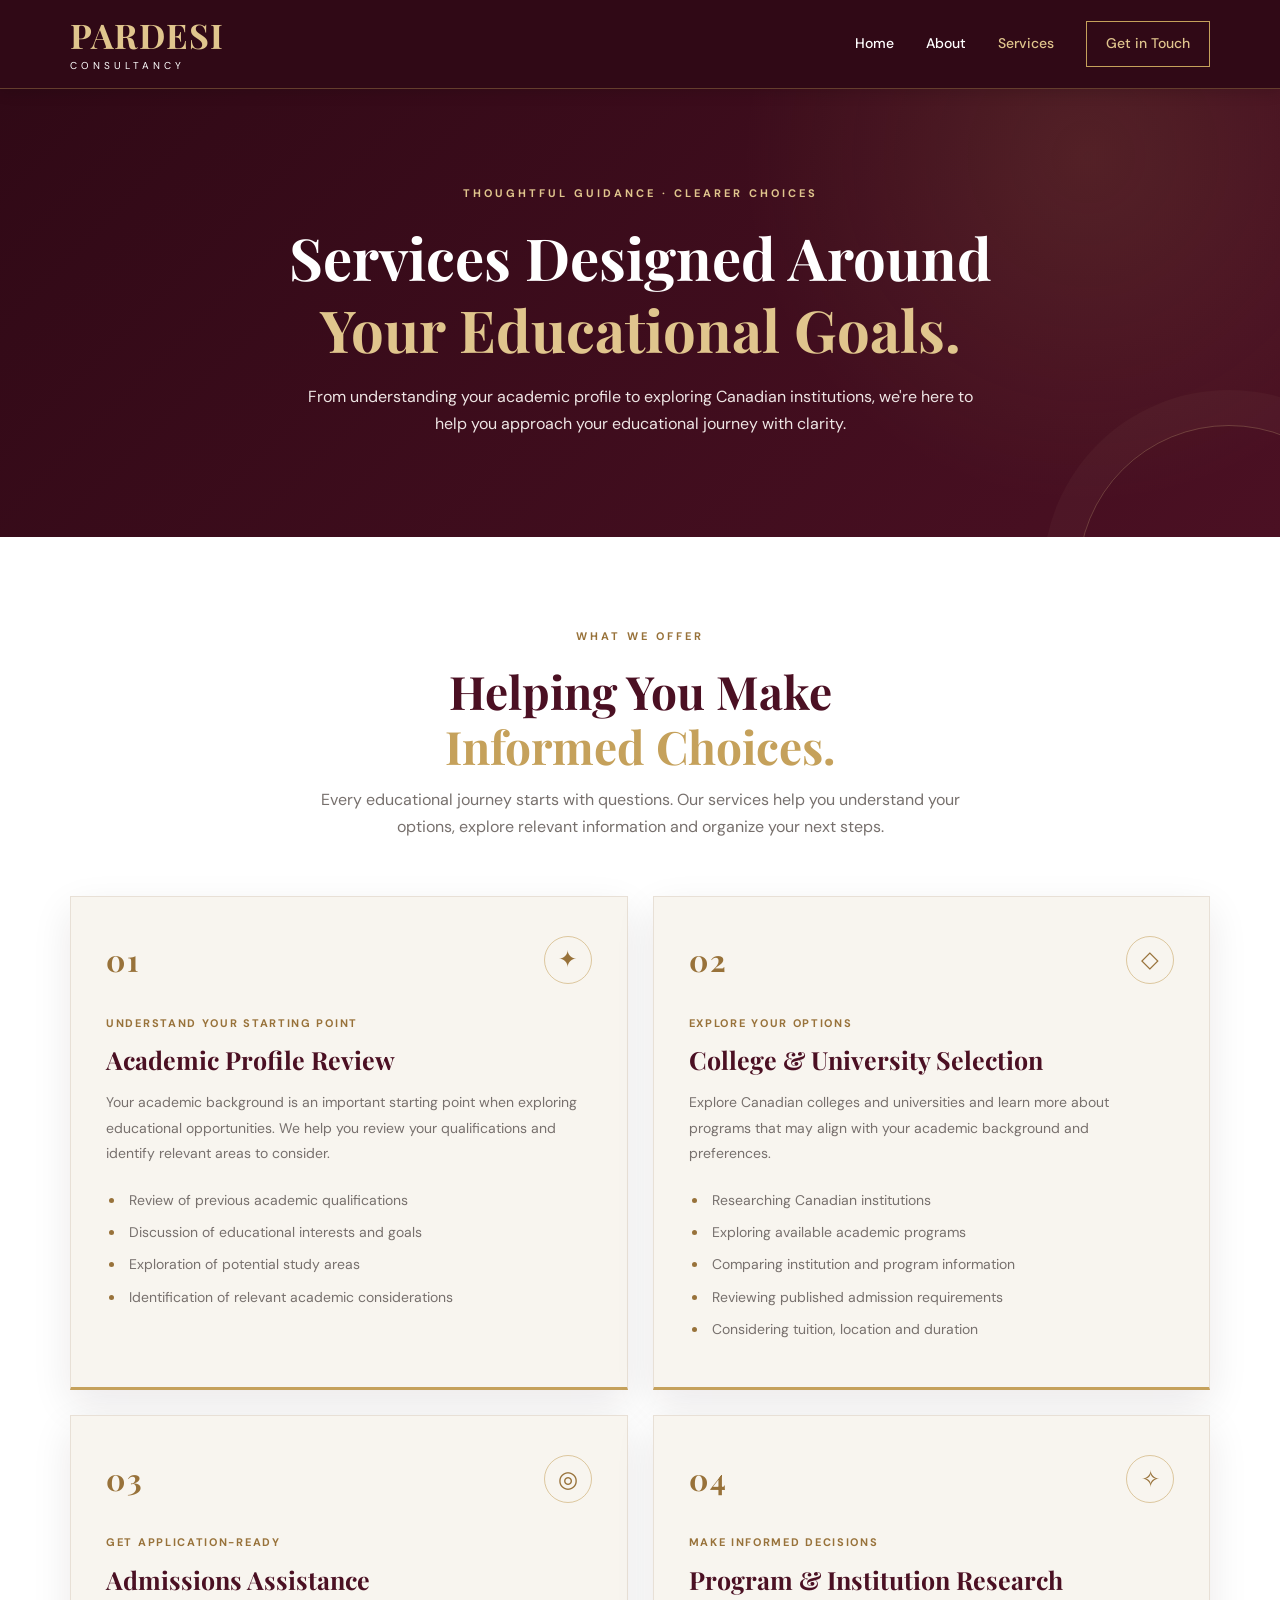
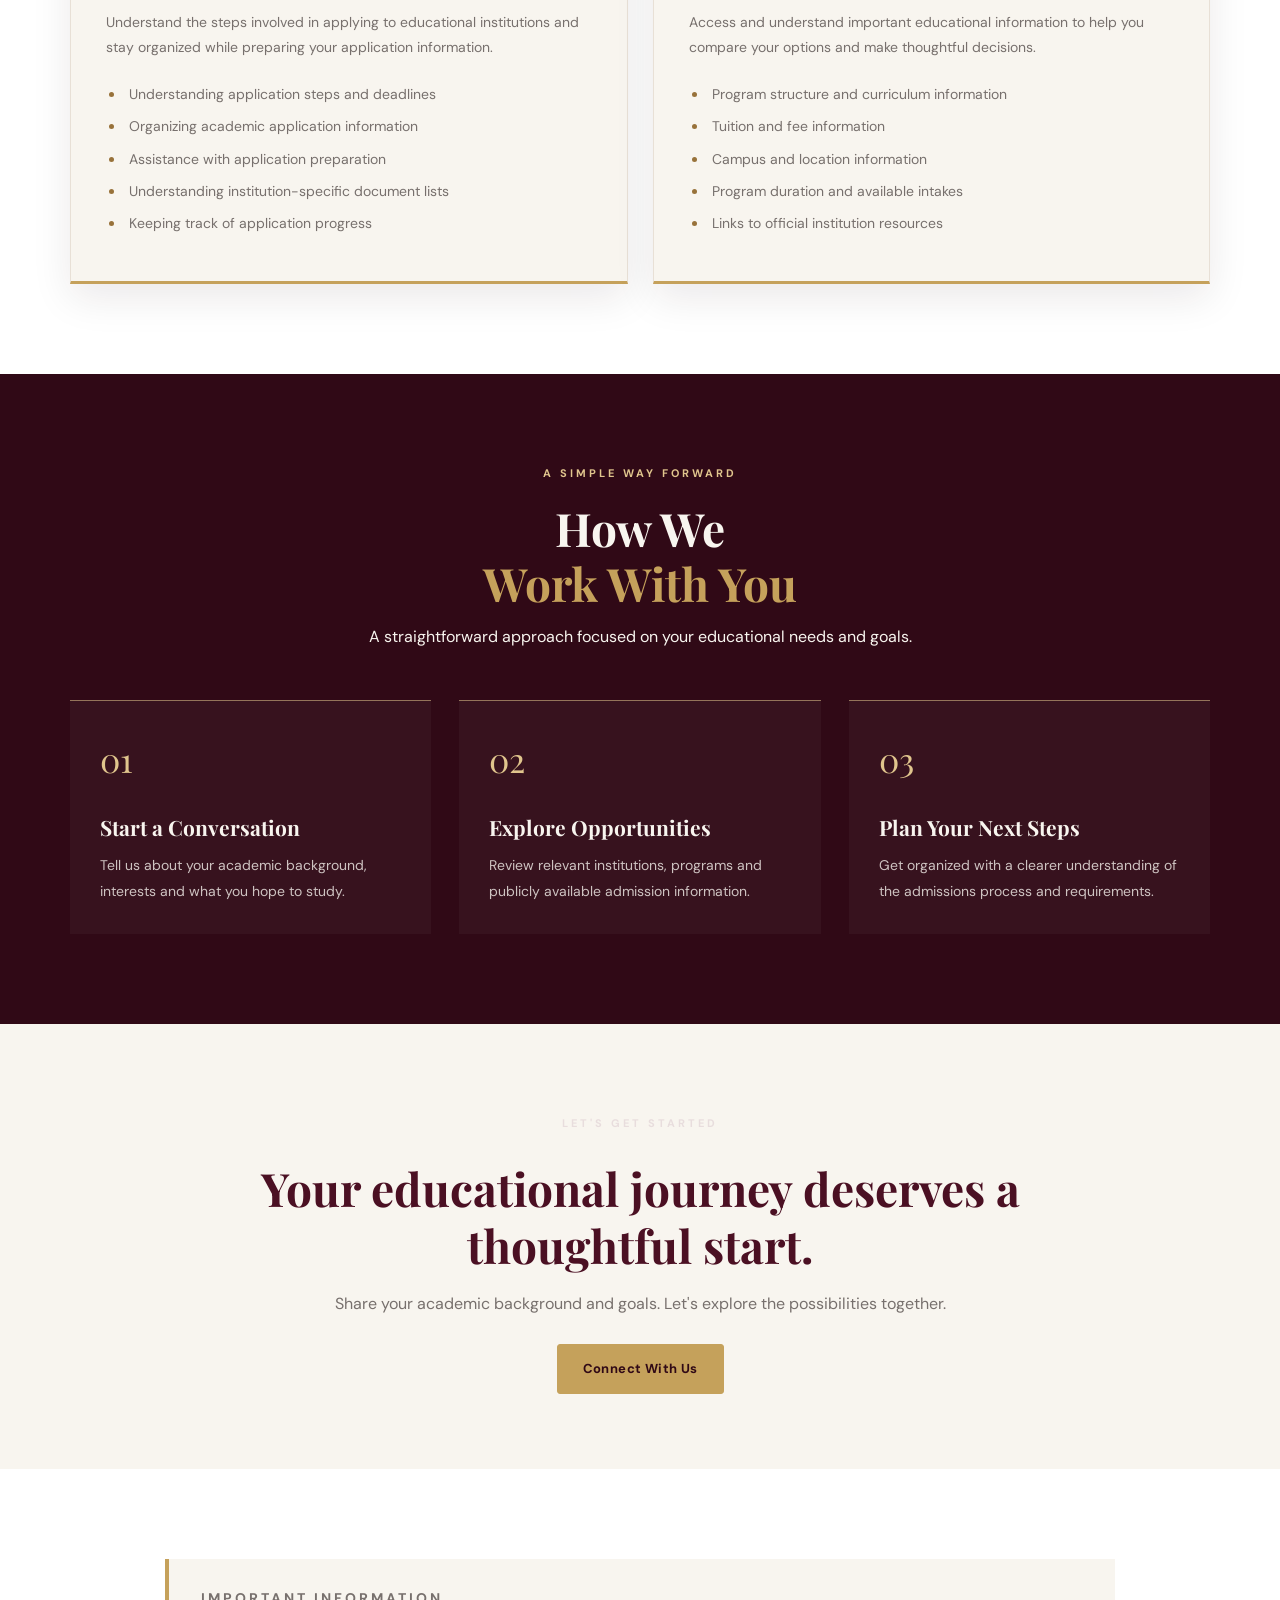
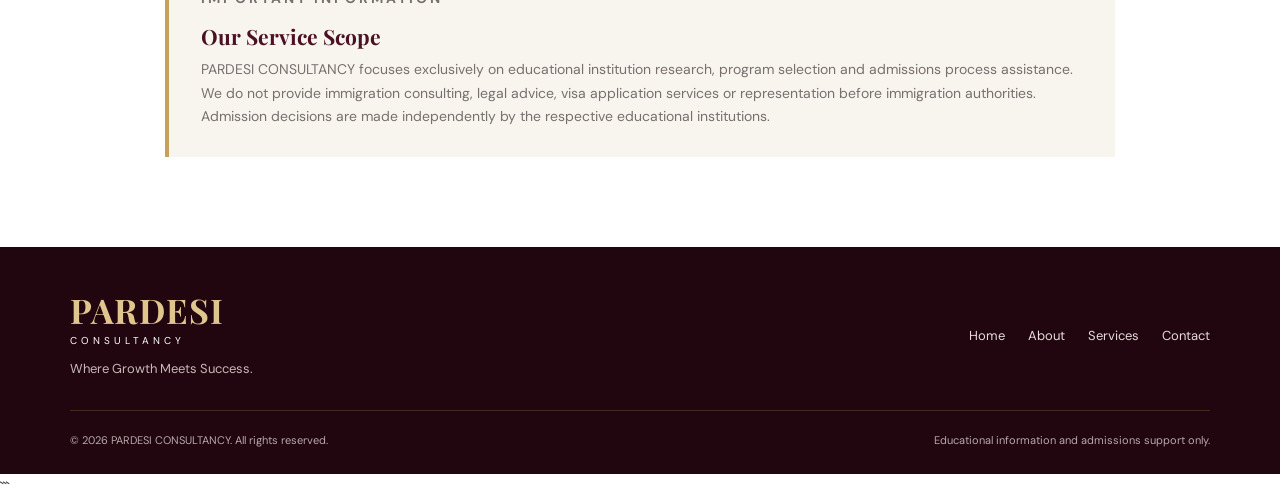
<file: services.html>
<!DOCTYPE html>
<html lang="en">
<head>
  <meta charset="UTF-8">
  <meta name="viewport" content="width=device-width, initial-scale=1.0">

  <meta name="description" content="Explore PARDESI CONSULTANCY's education services, including academic profile reviews, Canadian college and university selection, and admissions assistance.">

  <meta name="theme-color" content="#390d19">

  <title>Our Services | PARDESI CONSULTANCY</title>

  <link rel="preconnect" href="https://fonts.googleapis.com">
  <link rel="preconnect" href="https://fonts.gstatic.com" crossorigin>

  <link href="https://fonts.googleapis.com/css2?family=DM+Sans:wght@400;500;600;700&family=Playfair+Display:wght@500;600;700&display=swap" rel="stylesheet">

  <link rel="stylesheet" href="styles.css">
</head>

<body>

  <!-- HEADER -->
  <header class="site-header">
    <div class="container nav-wrapper">

      <a class="brand" href="index.html">
        <span class="brand-name">PARDESI</span>
        <span class="brand-subtitle">CONSULTANCY</span>
      </a>

      <button class="menu-toggle" type="button"
        aria-label="Open navigation menu" aria-expanded="false">
        ☰
      </button>

      <nav class="main-nav">
        <a href="index.html">Home</a>
        <a href="about.html">About</a>
        <a class="active" href="services.html">Services</a>
        <a href="contact.html" class="nav-cta">Get in Touch</a>
      </nav>

    </div>
  </header>


  <main>

    <!-- PAGE HERO -->
    <section class="page-hero services-page-hero">
      <div class="container">

        <p class="eyebrow">THOUGHTFUL GUIDANCE · CLEARER CHOICES</p>

        <h1>
          Services Designed Around
          <span>Your Educational Goals.</span>
        </h1>

        <p>
          From understanding your academic profile to exploring
          Canadian institutions, we're here to help you approach
          your educational journey with clarity.
        </p>

      </div>
    </section>


    <!-- SERVICES INTRODUCTION -->
    <section class="section-padding services-intro">
      <div class="container">

        <div class="section-heading">
          <p class="eyebrow dark-eyebrow">WHAT WE OFFER</p>

          <h2>
            Helping You Make
            <span>Informed Choices.</span>
          </h2>

          <p>
            Every educational journey starts with questions.
            Our services help you understand your options,
            explore relevant information and organize your
            next steps.
          </p>
        </div>


        <!-- SERVICE CARDS -->
        <div class="services-card-grid">

          <article class="services-detail-card">
            <div class="services-card-top">
              <span class="service-number">01</span>
              <span class="services-card-symbol">✦</span>
            </div>

            <p class="services-card-label">UNDERSTAND YOUR STARTING POINT</p>

            <h3>Academic Profile Review</h3>

            <p>
              Your academic background is an important starting
              point when exploring educational opportunities.
              We help you review your qualifications and identify
              relevant areas to consider.
            </p>

            <ul>
              <li>Review of previous academic qualifications</li>
              <li>Discussion of educational interests and goals</li>
              <li>Exploration of potential study areas</li>
              <li>Identification of relevant academic considerations</li>
            </ul>
          </article>


          <article class="services-detail-card">
            <div class="services-card-top">
              <span class="service-number">02</span>
              <span class="services-card-symbol">◇</span>
            </div>

            <p class="services-card-label">EXPLORE YOUR OPTIONS</p>

            <h3>College & University Selection</h3>

            <p>
              Explore Canadian colleges and universities and
              learn more about programs that may align with
              your academic background and preferences.
            </p>

            <ul>
              <li>Researching Canadian institutions</li>
              <li>Exploring available academic programs</li>
              <li>Comparing institution and program information</li>
              <li>Reviewing published admission requirements</li>
              <li>Considering tuition, location and duration</li>
            </ul>
          </article>


          <article class="services-detail-card">
            <div class="services-card-top">
              <span class="service-number">03</span>
              <span class="services-card-symbol">◎</span>
            </div>

            <p class="services-card-label">GET APPLICATION-READY</p>

            <h3>Admissions Assistance</h3>

            <p>
              Understand the steps involved in applying to
              educational institutions and stay organized
              while preparing your application information.
            </p>

            <ul>
              <li>Understanding application steps and deadlines</li>
              <li>Organizing academic application information</li>
              <li>Assistance with application preparation</li>
              <li>Understanding institution-specific document lists</li>
              <li>Keeping track of application progress</li>
            </ul>
          </article>


          <article class="services-detail-card">
            <div class="services-card-top">
              <span class="service-number">04</span>
              <span class="services-card-symbol">✧</span>
            </div>

            <p class="services-card-label">MAKE INFORMED DECISIONS</p>

            <h3>Program & Institution Research</h3>

            <p>
              Access and understand important educational
              information to help you compare your options
              and make thoughtful decisions.
            </p>

            <ul>
              <li>Program structure and curriculum information</li>
              <li>Tuition and fee information</li>
              <li>Campus and location information</li>
              <li>Program duration and available intakes</li>
              <li>Links to official institution resources</li>
            </ul>
          </article>

        </div>
      </div>
    </section>


    <!-- OUR PROCESS -->
    <section class="services-process section-padding">
      <div class="container">

        <div class="section-heading">
          <p class="eyebrow">A SIMPLE WAY FORWARD</p>

          <h2>
            How We <span>Work With You</span>
          </h2>

          <p>
            A straightforward approach focused on your
            educational needs and goals.
          </p>
        </div>


        <div class="services-process-grid">

          <article class="services-process-item">
            <span class="process-number">01</span>
            <h3>Start a Conversation</h3>
            <p>
              Tell us about your academic background,
              interests and what you hope to study.
            </p>
          </article>

          <article class="services-process-item">
            <span class="process-number">02</span>
            <h3>Explore Opportunities</h3>
            <p>
              Review relevant institutions, programs and
              publicly available admission information.
            </p>
          </article>

          <article class="services-process-item">
            <span class="process-number">03</span>
            <h3>Plan Your Next Steps</h3>
            <p>
              Get organized with a clearer understanding
              of the admissions process and requirements.
            </p>
          </article>

        </div>

      </div>
    </section>


    <!-- CALL TO ACTION -->
    <section class="about-cta services-cta">
      <div class="container cta-content">

        <p class="eyebrow">LET'S GET STARTED</p>

        <h2>
          Your educational journey deserves a thoughtful start.
        </h2>

        <p>
          Share your academic background and goals.
          Let's explore the possibilities together.
        </p>

        <a href="contact.html" class="btn btn-gold">
          Connect With Us
        </a>

      </div>
    </section>


    <!-- SERVICE SCOPE -->
    <section class="section-padding services-scope-section">
      <div class="container">

        <div class="disclaimer services-scope">

          <p class="eyebrow dark-eyebrow">IMPORTANT INFORMATION</p>

          <h3>Our Service Scope</h3>

          <p>
            PARDESI CONSULTANCY focuses exclusively on educational
            institution research, program selection and admissions
            process assistance. We do not provide immigration
            consulting, legal advice, visa application services
            or representation before immigration authorities.
            Admission decisions are made independently by the
            respective educational institutions.
          </p>

        </div>

      </div>
    </section>

  </main>


  <!-- FOOTER -->
  <footer class="site-footer">

    <div class="container footer-content">

      <div>
        <a class="brand footer-brand" href="index.html">
          <span class="brand-name">PARDESI</span>
          <span class="brand-subtitle">CONSULTANCY</span>
        </a>

        <p>Where Growth Meets Success.</p>
      </div>

      <div class="footer-links">
        <a href="index.html">Home</a>
        <a href="about.html">About</a>
        <a href="services.html">Services</a>
        <a href="contact.html">Contact</a>
      </div>

    </div>


    <div class="container footer-bottom">

      <p>
        © <span id="year"></span> PARDESI CONSULTANCY.
        All rights reserved.
      </p>

      <p>Educational information and admissions support only.</p>

    </div>

  </footer>


  <script src="script.js"></script>

</body>
</html>
```
</file>
<file: styles.css>
:root {
  --burgundy: #4b1023;
  --burgundy-dark: #300916;
  --burgundy-deep: #210610;
  --gold: #c5a15b;
  --gold-light: #e0c58d;
  --cream: #f8f5ef;
  --white: #ffffff;
  --text: #35302f;
  --muted: #77706d;
  --border: #e8e0d6;
  --shadow: 0 14px 38px rgba(35, 15, 20, .09);
}

* {
  box-sizing: border-box;
  margin: 0;
  padding: 0;
}

html {
  scroll-behavior: smooth;
}

body {
  font-family: "DM Sans", sans-serif;
  color: var(--text);
  line-height: 1.7;
  background: var(--white);
}

img {
  display: block;
  max-width: 100%;
}

a {
  color: inherit;
  text-decoration: none;
}

button,
input,
select,
textarea {
  font: inherit;
}

.container {
  width: min(1140px, 90%);
  margin: 0 auto;
}

.section-padding {
  padding: 90px 0;
}

/* HEADER AND BRAND */

.site-header {
  position: relative;
  z-index: 10;
  background: var(--burgundy-dark);
  border-bottom: 1px solid rgba(197, 161, 91, .35);
}

.nav-wrap,
.nav-wrapper {
  min-height: 88px;
  display: flex;
  align-items: center;
  justify-content: space-between;
  gap: 25px;
}

.brand {
  display: flex;
  flex-direction: column;
  line-height: 1.1;
  flex-shrink: 0;
}

.brand-name {
  color: var(--gold-light);
  font-family: "Playfair Display", serif;
  font-size: 34px;
  font-weight: 700;
  letter-spacing: 1px;
}

.brand-subtitle {
  color: #fff;
  font-size: 10px;
  letter-spacing: 4px;
  margin-top: 5px;
}

.main-nav {
  display: flex;
  align-items: center;
  gap: 32px;
}

.main-nav a {
  color: #fff;
  font-size: 14px;
  font-weight: 500;
  transition: color .2s ease, background .2s ease;
}

.main-nav a:hover,
.main-nav a.active {
  color: var(--gold-light);
}

.main-nav .nav-cta {
  border: 1px solid var(--gold);
  padding: 10px 19px;
  color: var(--gold-light);
}

.main-nav .nav-cta:hover {
  background: var(--gold);
  color: var(--burgundy-dark);
}

.menu-toggle {
  display: none;
  border: 1px solid rgba(224, 197, 141, .6);
  background: transparent;
  color: var(--gold-light);
  padding: 7px 12px;
  font-size: 23px;
  cursor: pointer;
}

/* BUTTONS */

.button,
.btn {
  display: inline-flex;
  align-items: center;
  justify-content: center;
  padding: 13px 25px;
  border: 1px solid transparent;
  border-radius: 3px;
  font-size: 13px;
  font-weight: 700;
  letter-spacing: .4px;
  cursor: pointer;
  transition: .25s ease;
}

.button-gold,
.btn-gold {
  background: var(--gold);
  color: var(--burgundy-dark);
  border-color: var(--gold);
}

.button-gold:hover,
.btn-gold:hover {
  background: var(--gold-light);
  border-color: var(--gold-light);
  color: var(--burgundy-dark);
  transform: translateY(-2px);
}

.btn-burgundy {
  background: var(--burgundy);
  color: var(--white);
  border-color: var(--burgundy);
}

.btn-burgundy:hover {
  background: var(--burgundy-dark);
  border-color: var(--burgundy-dark);
}

.button-outline {
  border: 1px solid var(--gold);
  color: var(--white);
}

.button-outline:hover {
  background: var(--gold);
  color: var(--burgundy-dark);
}

/* SHARED TYPOGRAPHY */

.eyebrow {
  color: var(--gold-light);
  font-size: 11px;
  font-weight: 700;
  letter-spacing: 3px;
  margin-bottom: 18px;
}

.dark-eyebrow {
  color: #98723a;
}

h1,
h2,
h3 {
  line-height: 1.25;
}

.page-hero h1,
.hero h1,
.intro-grid h2,
.section-heading h2,
.about-copy h2,
.contact-info h2,
.feature-section h2,
.closing-cta h2 {
  font-family: "Playfair Display", serif;
}

.page-hero h1 span,
.intro-grid h2 span,
.section-heading h2 span,
.about-copy h2 span,
.contact-info h2 span,
.feature-section h2 span,
.closing-cta h2 span {
  color: var(--gold);
}

/* HOMEPAGE HERO */

.hero {
  min-height: 610px;
  position: relative;
  display: flex;
  align-items: center;
  color: var(--white);
  background: var(--burgundy-dark);
  overflow: hidden;
}

.hero::after {
  content: "";
  position: absolute;
  width: 470px;
  height: 470px;
  right: -100px;
  top: -120px;
  border: 1px solid rgba(224, 197, 141, .2);
  border-radius: 50%;
  box-shadow:
    0 0 0 45px rgba(224, 197, 141, .035),
    0 0 0 90px rgba(224, 197, 141, .025);
}

.hero-content {
  position: relative;
  z-index: 1;
  padding: 90px 0;
}

.hero h1 {
  font-size: clamp(42px, 6vw, 72px);
  line-height: 1.12;
  max-width: 750px;
  margin-bottom: 24px;
}

.hero h1 span {
  display: block;
  color: var(--gold-light);
}

.hero-description {
  max-width: 570px;
  color: #eee8e6;
  margin-bottom: 32px;
  font-size: 17px;
}

.hero-actions {
  display: flex;
  flex-wrap: wrap;
  gap: 14px;
}

.hero-note {
  margin-top: 32px;
  color: #e8dddd;
  font-size: 13px;
}

.hero-note span {
  display: inline-block;
  width: 7px;
  height: 7px;
  background: var(--gold);
  border-radius: 50%;
  margin-right: 9px;
}

/* HOMEPAGE INTRODUCTION */

.intro-section {
  background: var(--cream);
}

.intro-grid {
  display: grid;
  grid-template-columns: 1fr 1fr;
  gap: 65px;
  align-items: center;
}

.intro-grid h2,
.section-heading h2 {
  font-size: clamp(32px, 4vw, 46px);
  line-height: 1.2;
  color: var(--burgundy);
}

.intro-grid h2 span,
.section-heading h2 span {
  display: block;
}

.intro-grid p,
.intro-copy p {
  color: var(--muted);
}

.intro-copy p + p {
  margin-top: 15px;
}

.text-link {
  display: inline-block;
  color: var(--burgundy);
  font-weight: 700;
  margin-top: 20px;
}

.text-link:hover {
  color: #98723a;
}

/* HOMEPAGE IMAGE SHOWCASE */

.image-showcase {
  background: var(--white);
}

.section-heading {
  text-align: center;
  max-width: 700px;
  margin: 0 auto 45px;
}

.section-heading > p:last-child {
  color: var(--muted);
  margin-top: 12px;
}

.image-grid {
  display: grid;
  grid-template-columns: repeat(3, 1fr);
  gap: 24px;
}

.image-card {
  background: var(--cream);
  overflow: hidden;
  box-shadow: var(--shadow);
}

.image-frame {
  width: 100%;
  aspect-ratio: 4 / 3;
  overflow: hidden;
  background: #eee7dc;
}

.image-card img {
  width: 100%;
  height: 100%;
  object-fit: cover;
  transition: transform .4s ease;
}

.image-card:hover img {
  transform: scale(1.04);
}

.image-caption {
  padding: 22px;
}

.image-caption > span {
  color: #98723a;
  font-size: 12px;
  font-weight: 700;
  letter-spacing: 2px;
}

.image-card h3 {
  margin-top: 9px;
  color: var(--burgundy);
  font-family: "Playfair Display", serif;
  font-size: 22px;
}

.image-caption p {
  color: var(--muted);
  font-size: 14px;
  margin-top: 7px;
}

/* HOMEPAGE SERVICES */

.services-section {
  background: var(--burgundy-dark);
  color: var(--white);
}

.services-section .section-heading h2 {
  color: var(--white);
}

.services-section .section-heading > p:last-child {
  color: #d7c9c9;
}

.service-grid {
  display: grid;
  grid-template-columns: repeat(3, 1fr);
  gap: 22px;
}

.service-card {
  padding: 32px;
  border: 1px solid rgba(197, 161, 91, .35);
  background: rgba(255, 255, 255, .04);
  transition: transform .25s ease, border-color .25s ease;
}

.service-card:hover {
  transform: translateY(-5px);
  border-color: var(--gold);
}

.service-number {
  color: var(--gold);
  font-size: 13px;
  letter-spacing: 2px;
}

.service-card h3 {
  font-family: "Playfair Display", serif;
  font-size: 23px;
  margin: 20px 0 12px;
}

.service-card p {
  color: #d7c9c9;
  font-size: 14px;
}

.center-action {
  text-align: center;
  margin-top: 40px;
}

/* HOMEPAGE PROCESS AND CTA */

.process-section {
  background: var(--cream);
}

.process-grid {
  display: grid;
  grid-template-columns: repeat(3, 1fr);
  gap: 35px;
}

.process-grid article {
  padding: 10px 0;
}

.process-grid span {
  color: #a47d40;
  font-size: 14px;
  font-weight: 700;
}

.process-grid h3 {
  font-family: "Playfair Display", serif;
  color: var(--burgundy);
  font-size: 22px;
  margin: 12px 0;
}

.process-grid p {
  color: var(--muted);
  font-size: 14px;
}

.closing-cta {
  padding: 85px 0;
  background: var(--burgundy);
  color: var(--white);
  text-align: center;
}

.closing-cta h2 {
  font-size: clamp(34px, 5vw, 52px);
  line-height: 1.2;
  margin-bottom: 18px;
}

.closing-cta h2 span {
  display: block;
}

.closing-cta p:not(.eyebrow) {
  margin-bottom: 28px;
  color: #e8dddd;
}

/* SHARED INNER-PAGE HERO */

.page-hero {
  position: relative;
  overflow: hidden;
  padding: 95px 0 100px;
  color: var(--white);
  text-align: center;
  background:
    radial-gradient(circle at 85% 15%, rgba(197, 161, 91, .13), transparent 30%),
    linear-gradient(135deg, var(--burgundy-dark), var(--burgundy));
}

.page-hero::after {
  content: "";
  position: absolute;
  width: 300px;
  height: 300px;
  right: -100px;
  bottom: -190px;
  border: 1px solid rgba(224, 197, 141, .25);
  border-radius: 50%;
  box-shadow: 0 0 0 35px rgba(224, 197, 141, .04);
}

.page-hero .container {
  position: relative;
  z-index: 1;
}

.page-hero h1 {
  max-width: 850px;
  margin: 0 auto 17px;
  font-size: clamp(38px, 5vw, 58px);
  color: var(--white);
}

.page-hero h1 span {
  color: var(--gold-light);
}

.page-hero p:last-child {
  max-width: 650px;
  margin: 0 auto;
  color: #eee5e4;
  font-size: 16px;
}

/* ABOUT PAGE */

.about-main {
  background: var(--cream);
}

.about-grid {
  display: grid;
  grid-template-columns: .85fr 1.15fr;
  align-items: stretch;
  gap: 55px;
}

.about-highlight {
  padding: 48px 40px;
  display: flex;
  flex-direction: column;
  justify-content: center;
  color: var(--white);
  background: var(--burgundy);
  box-shadow: var(--shadow);
}

.about-highlight h2 {
  font-family: "Playfair Display", serif;
  font-size: clamp(30px, 3.5vw, 42px);
  line-height: 1.25;
}

.about-highlight p:last-child {
  color: #eee5e4;
}

.gold-line {
  width: 55px;
  height: 3px;
  background: var(--gold);
  margin: 25px 0;
}

.about-copy {
  align-self: center;
}

.about-copy h2,
.contact-info h2 {
  color: var(--burgundy);
  font-size: clamp(30px, 3.5vw, 42px);
  margin-bottom: 22px;
}

.about-copy h2 span,
.contact-info h2 span {
  display: block;
}

.about-copy p:not(.eyebrow) {
  color: var(--muted);
  margin-bottom: 15px;
}

.values-section {
  background: var(--white);
}

.values-grid {
  display: grid;
  grid-template-columns: repeat(3, 1fr);
  gap: 24px;
}

.value-card {
  padding: 34px 28px;
  background: var(--cream);
  border: 1px solid var(--border);
  border-top: 3px solid var(--gold);
  box-shadow: var(--shadow);
}

.value-icon {
  color: #a47d40;
  font-size: 30px;
  margin-bottom: 17px;
}

.value-card h3 {
  color: var(--burgundy);
  font-family: "Playfair Display", serif;
  font-size: 21px;
  margin-bottom: 12px;
}

.value-card p {
  color: var(--muted);
  font-size: 14px;
}

.about-cta {
  padding: 75px 0;
  text-align: center;
  color: var(--white);
  background: var(--burgundy-dark);
}

.cta-content {
  max-width: 760px;
}

.about-cta h2 {
  color: var(--white);
  font-family: "Playfair Display", serif;
  font-size: clamp(32px, 4vw, 46px);
}

.about-cta p {
  color: #e8dddd;
  margin: 15px 0 27px;
}

/* SERVICES PAGE */

.detailed-services {
  max-width: 930px;
  margin: 0 auto;
  display: grid;
  gap: 20px;
}

.detailed-service {
  display: grid;
  grid-template-columns: 70px 1fr;
  gap: 25px;
  padding: 32px;
  background: var(--white);
  border: 1px solid var(--border);
  border-left: 4px solid var(--gold);
  box-shadow: var(--shadow);
  transition: transform .25s ease;
}

.detailed-service:hover {
  transform: translateY(-3px);
}

.detailed-service .service-number {
  width: 55px;
  height: 55px;
  display: grid;
  place-items: center;
  background: var(--cream);
  color: #98723a;
  font-family: "Playfair Display", serif;
  font-size: 21px;
  letter-spacing: 0;
}

.detailed-service h2 {
  color: var(--burgundy);
  font-family: "Playfair Display", serif;
  font-size: 25px;
  margin-bottom: 12px;
}

.detailed-service p,
.detailed-service li {
  color: var(--muted);
  font-size: 14px;
}

.detailed-service ul {
  padding-left: 20px;
  margin-top: 15px;
}

.detailed-service li {
  margin: 5px 0;
}

.feature-section {
  padding: 90px 0;
  color: var(--white);
  text-align: center;
  background:
    radial-gradient(circle at 80% 20%, rgba(197, 161, 91, .12), transparent 30%),
    var(--burgundy-dark);
}

.feature-content {
  max-width: 760px;
}

.feature-section h2 {
  font-size: clamp(34px, 5vw, 50px);
  line-height: 1.2;
  margin-bottom: 18px;
}

.feature-section h2 span {
  color: var(--gold-light);
}

.feature-section p:not(.eyebrow) {
  max-width: 650px;
  margin: 0 auto 28px;
  color: #eee8e6;
}

.disclaimer {
  max-width: 900px;
  margin: 0 auto;
  padding: 28px 32px;
  background: var(--cream);
  border-left: 4px solid var(--gold);
}

.disclaimer h3 {
  color: var(--burgundy);
  font-family: "Playfair Display", serif;
  font-size: 21px;
  margin-bottom: 9px;
}

.disclaimer p {
  color: var(--muted);
  font-size: 14px;
}

/* CONTACT PAGE */

.contact-section {
  background: var(--cream);
}

.contact-grid {
  display: grid;
  grid-template-columns: .8fr 1.2fr;
  align-items: start;
  gap: 45px;
}

.contact-info {
  padding: 15px 0;
}

.contact-info > p:not(.eyebrow) {
  color: var(--muted);
  margin-bottom: 28px;
}

.contact-detail {
  display: flex;
  align-items: flex-start;
  gap: 17px;
  padding: 18px 0;
  border-bottom: 1px solid var(--border);
}

.contact-icon {
  width: 43px;
  height: 43px;
  display: grid;
  place-items: center;
  flex-shrink: 0;
  color: var(--burgundy);
  background: #efe5d5;
  border-radius: 50%;
  font-size: 19px;
}

.contact-detail h3,
.contact-note h3 {
  color: var(--burgundy);
  font-family: "Playfair Display", serif;
  font-size: 18px;
}

.contact-detail a {
  color: var(--muted);
  font-size: 14px;
  overflow-wrap: anywhere;
}

.contact-detail a:hover {
  color: var(--burgundy);
}

.contact-note {
  margin-top: 28px;
  padding: 23px;
  background: #efe5d5;
  border-left: 3px solid var(--gold);
}

.contact-note p {
  color: var(--muted);
  font-size: 14px;
  margin-top: 8px;
}

.contact-form-card {
  padding: 38px;
  background: var(--white);
  border: 1px solid var(--border);
  box-shadow: var(--shadow);
}

.contact-form-card h2 {
  color: var(--burgundy);
  font-family: "Playfair Display", serif;
  font-size: 30px;
}

.form-intro {
  color: var(--muted);
  margin: 5px 0 25px;
  font-size: 14px;
}

.form-row {
  display: grid;
  grid-template-columns: 1fr 1fr;
  gap: 18px;
}

.form-group {
  margin-bottom: 19px;
}

.form-group label {
  display: block;
  color: var(--burgundy);
  font-size: 13px;
  font-weight: 700;
  margin-bottom: 7px;
}

.form-group input:not([type="checkbox"]),
.form-group select,
.form-group textarea {
  width: 100%;
  padding: 12px 14px;
  border: 1px solid #ded6cc;
  border-radius: 3px;
  color: var(--text);
  background: #fff;
  outline: none;
  font-size: 14px;
}

.form-group input:focus,
.form-group select:focus,
.form-group textarea:focus {
  border-color: var(--gold);
  box-shadow: 0 0 0 3px rgba(197, 161, 91, .13);
}

.form-group textarea {
  resize: vertical;
  min-height: 130px;
}

.consent-label {
  display: flex !important;
  align-items: flex-start;
  gap: 10px;
  font-weight: 400 !important;
  color: var(--muted) !important;
}

.consent-label input {
  margin-top: 5px;
  accent-color: var(--burgundy);
}

.form-submit {
  width: 100%;
  min-height: 48px;
}

.form-status {
  margin-top: 13px;
  font-size: 14px;
}

.privacy-note {
  color: var(--muted);
  font-size: 11px;
  margin-top: 15px;
}

/* FOOTER */

.site-footer {
  background: var(--burgundy-deep);
  color: #d9cdcd;
  padding: 45px 0 25px;
}

.footer-content {
  display: flex;
  align-items: center;
  justify-content: space-between;
  gap: 30px;
}

.footer-brand {
  margin-bottom: 12px;
}

.footer-content > div:first-child > p {
  font-size: 13px;
  color: #c8b9b9;
}

.footer-links {
  display: flex;
  flex-wrap: wrap;
  gap: 23px;
}

.footer-links a {
  color: #e6dcdc;
  font-size: 13px;
}

.footer-links a:hover {
  color: var(--gold-light);
}

.footer-bottom {
  display: flex;
  justify-content: space-between;
  gap: 20px;
  border-top: 1px solid rgba(224, 197, 141, .18);
  margin-top: 30px;
  padding-top: 20px;
  color: #b8a8aa;
  font-size: 11px;
}

.footer-copy {
  font-size: 12px;
  margin-top: 20px;
}

.footer-disclaimer {
  max-width: 760px;
  margin: 15px auto 0;
  font-size: 11px;
  color: #b8a8aa;
  text-align: center;
}

/* RESPONSIVE LAYOUT */

@media (max-width: 900px) {
  .main-nav {
    gap: 18px;
  }

  .about-grid,
  .contact-grid {
    grid-template-columns: 1fr;
  }

  .about-highlight {
    min-height: 280px;
  }
}

@media (max-width: 760px) {
  .nav-wrap,
  .nav-wrapper {
    min-height: 75px;
    flex-direction: row;
    padding: 12px 0;
    flex-wrap: wrap;
  }

  .brand-name {
    font-size: 29px;
  }

  .menu-toggle {
    display: block;
  }

  .main-nav {
    display: none;
    width: 100%;
    flex-direction: column;
    align-items: stretch;
    gap: 0;
    padding: 8px 0 14px;
  }

  .main-nav.open {
    display: flex;
  }

  .main-nav a {
    padding: 11px 5px;
  }

  .main-nav .nav-cta {
    text-align: center;
    margin-top: 8px;
  }

  .hero {
    min-height: 540px;
  }

  .hero-content {
    padding: 75px 0;
  }

  .hero h1 {
    font-size: clamp(39px, 10vw, 56px);
  }

  .hero-actions {
    flex-direction: column;
    align-items: flex-start;
  }

  .intro-grid,
  .image-grid,
  .service-grid,
  .process-grid,
  .values-grid {
    grid-template-columns: 1fr;
  }

  .section-padding {
    padding: 65px 0;
  }

  .page-hero {
    padding: 72px 0;
  }

  .detailed-service {
    grid-template-columns: 1fr;
    gap: 16px;
    padding: 25px;
  }

  .contact-form-card {
    padding: 25px 20px;
  }

  .form-row {
    grid-template-columns: 1fr;
    gap: 0;
  }

  .footer-content,
  .footer-bottom {
    flex-direction: column;
    align-items: center;
    text-align: center;
  }

  .footer-links {
    justify-content: center;
  }
}

@media (max-width: 420px) {
  .container {
    width: 92%;
  }

  .hero-actions .button {
    width: 100%;
  }

  .about-highlight {
    padding: 35px 27px;
  }

  .contact-form-card h2 {
    font-size: 26px;
  }
}

.contact-icon {
    font-size: 28px;
    min-width: 35px;
    margin-right: 12px;
}

.email-icon {
    color: #c5a15b;
}

.whatsapp-icon {
    color: #25D366;
}

.contact-detail a {
    text-decoration: none;
    transition: color 0.2s ease;
}

.contact-detail a:hover {
    text-decoration: underline;
}

.whatsapp-icon:hover {
    color: #128C7E;
}


/* Sticky header – preserve existing website colours */
.site-header,
header {
    position: sticky;
    top: 0;
    z-index: 1000;
    box-shadow: 0 3px 12px rgba(0, 0, 0, 0.12);
}

/* Smooth scrolling */
html {
    scroll-behavior: smooth;
    scroll-padding-top: 100px;
}



/* =========================================
   PARDESI HOMEPAGE ENHANCEMENTS
========================================= */

/* Sticky header - preserve original branding */
.site-header {
    position: sticky;
    top: 0;
    z-index: 1000;
    background: var(--burgundy-dark);
    box-shadow: 0 3px 14px rgba(0, 0, 0, 0.14);
}

/* Anchor spacing and smooth scrolling */
html {
    scroll-behavior: smooth;
    scroll-padding-top: 105px;
}

/* Trust section */
.trust-section {
    background: var(--cream);
}

.trust-grid {
    display: grid;
    grid-template-columns: repeat(3, 1fr);
    gap: 24px;
}

.trust-card {
    padding: 35px 30px;
    background: var(--white);
    border: 1px solid var(--border);
    border-bottom: 3px solid var(--gold);
    box-shadow: var(--shadow);
    transition: transform 0.25s ease,
                box-shadow 0.25s ease;
}

.trust-card:hover {
    transform: translateY(-5px);
    box-shadow: 0 18px 40px rgba(35, 15, 20, 0.12);
}

.trust-number {
    display: inline-block;
    color: #98723a;
    font-size: 13px;
    font-weight: 700;
    letter-spacing: 2px;
    margin-bottom: 20px;
}

.trust-card h3 {
    color: var(--burgundy);
    font-family: "Playfair Display", serif;
    font-size: 22px;
    margin-bottom: 12px;
}

.trust-card p {
    color: var(--muted);
    font-size: 14px;
}

/* FAQ section */
.faq-section {
    background: var(--white);
}

.faq-list {
    max-width: 850px;
    margin: 0 auto;
}

.faq-item {
    background: var(--cream);
    border: 1px solid var(--border);
    border-left: 3px solid var(--gold);
    margin-bottom: 13px;
    padding: 20px 24px;
}

.faq-item summary {
    position: relative;
    padding-right: 25px;
    color: var(--burgundy);
    font-family: "Playfair Display", serif;
    font-size: 18px;
    font-weight: 600;
    cursor: pointer;
    list-style: none;
}

.faq-item summary::-webkit-details-marker {
    display: none;
}

.faq-item summary::after {
    content: "+";
    position: absolute;
    right: 0;
    top: 0;
    color: #98723a;
    font-family: "DM Sans", sans-serif;
    font-size: 23px;
    font-weight: 400;
}

.faq-item[open] summary::after {
    content: "−";
}

.faq-item p {
    color: var(--muted);
    font-size: 14px;
    padding-top: 13px;
    max-width: 720px;
}

/* Mobile layout */
@media (max-width: 760px) {
    .trust-grid {
        grid-template-columns: 1fr;
    }

    .trust-card {
        padding: 28px 25px;
    }

    .faq-item {
        padding: 18px;
    }

    .faq-item summary {
        font-size: 16px;
    }
}


```css
/* =================================
   ABOUT PAGE ENHANCEMENTS
================================= */

.about-page-hero {
    position: relative;
    overflow: hidden;
}

.about-page-hero h1 {
    max-width: 850px;
    margin-left: auto;
    margin-right: auto;
}

.about-page-hero h1 span {
    display: block;
}

.about-page-hero > .container > p:last-child {
    max-width: 650px;
    margin-left: auto;
    margin-right: auto;
}

/* About highlight panel */
.about-highlight {
    position: relative;
    overflow: hidden;
}

.about-highlight-mark {
    position: absolute;
    right: 18px;
    bottom: -65px;
    font-family: "Playfair Display", serif;
    font-size: 230px;
    font-weight: 700;
    line-height: 1;
    color: rgba(255, 255, 255, 0.045);
    pointer-events: none;
}

/* About journey section */
.about-journey {
    background: var(--cream);
}

.about-journey .trust-card {
    height: 100%;
}

/* About page responsive adjustments */
@media (max-width: 760px) {
    .about-page-hero h1 span {
        display: inline;
    }

    .about-highlight-mark {
        font-size: 170px;
        bottom: -45px;
    }
}
```
```css
/* ==========================================
   SERVICES PAGE DESIGN
========================================== */

.services-page-hero {
    position: relative;
    overflow: hidden;
}

.services-page-hero h1 {
    max-width: 850px;
    margin-left: auto;
    margin-right: auto;
}

.services-page-hero h1 span {
    display: block;
}

.services-page-hero > .container > p:last-child {
    max-width: 680px;
    margin-left: auto;
    margin-right: auto;
}


/* Services introduction */

.services-intro {
    background: var(--white);
}

.services-card-grid {
    display: grid;
    grid-template-columns: repeat(2, minmax(0, 1fr));
    gap: 25px;
    margin-top: 55px;
}

.services-detail-card {
    position: relative;
    padding: 38px 35px;
    background: var(--cream);
    border: 1px solid var(--border);
    border-bottom: 3px solid var(--gold);
    box-shadow: var(--shadow);
    transition: transform 0.25s ease, box-shadow 0.25s ease;
}

.services-detail-card:hover {
    transform: translateY(-5px);
    box-shadow: 0 18px 40px rgba(35, 15, 20, 0.12);
}

.services-card-top {
    display: flex;
    align-items: center;
    justify-content: space-between;
    margin-bottom: 28px;
}

.services-card-top .service-number {
    color: #98723a;
    font-family: "Playfair Display", serif;
    font-size: 30px;
    font-weight: 700;
}

.services-card-symbol {
    display: flex;
    align-items: center;
    justify-content: center;
    width: 48px;
    height: 48px;
    border: 1px solid rgba(197, 161, 91, 0.55);
    border-radius: 50%;
    color: #98723a;
    font-size: 23px;
}

.services-card-label {
    color: #98723a;
    font-size: 11px;
    font-weight: 700;
    letter-spacing: 1.7px;
    margin-bottom: 12px;
}

.services-detail-card h3 {
    color: var(--burgundy);
    font-family: "Playfair Display", serif;
    font-size: 25px;
    margin-bottom: 15px;
}

.services-detail-card > p:not(.services-card-label) {
    color: var(--muted);
    font-size: 14px;
    line-height: 1.8;
    margin-bottom: 22px;
}

.services-detail-card ul {
    padding-left: 19px;
    margin: 0;
}

.services-detail-card li {
    color: var(--muted);
    font-size: 14px;
    line-height: 1.8;
    padding-left: 4px;
    margin-bottom: 7px;
}

.services-detail-card li::marker {
    color: #98723a;
}


/* Process section */

.services-process {
    background: var(--burgundy-dark);
}

.services-process .section-heading h2,
.services-process .section-heading p:not(.eyebrow) {
    color: var(--cream);
}

.services-process .section-heading .eyebrow {
    color: var(--gold-light);
}

.services-process-grid {
    display: grid;
    grid-template-columns: repeat(3, minmax(0, 1fr));
    gap: 28px;
    margin-top: 50px;
}

.services-process-item {
    padding: 30px;
    border-top: 1px solid rgba(224, 197, 141, 0.55);
    background: rgba(255, 255, 255, 0.035);
}

.process-number {
    display: block;
    color: var(--gold-light);
    font-family: "Playfair Display", serif;
    font-size: 34px;
    margin-bottom: 25px;
}

.services-process-item h3 {
    color: var(--cream);
    font-family: "Playfair Display", serif;
    font-size: 21px;
    margin-bottom: 13px;
}

.services-process-item p {
    color: rgba(248, 245, 239, 0.78);
    font-size: 14px;
    line-height: 1.8;
}


/* CTA and disclaimer */

.services-cta {
    background: var(--cream);
}

.services-cta .cta-content h2 {
    color: var(--burgundy);
}

.services-cta .cta-content > p:not(.eyebrow) {
    color: var(--muted);
}

.services-scope-section {
    background: var(--white);
}

.services-scope {
    max-width: 950px;
    margin-left: auto;
    margin-right: auto;
}

.services-scope .eyebrow {
    margin-bottom: 12px;
}


/* Responsive layout */

@media (max-width: 760px) {
    .services-page-hero h1 span {
        display: inline;
    }

    .services-card-grid {
        grid-template-columns: 1fr;
        gap: 20px;
        margin-top: 35px;
    }

    .services-detail-card {
        padding: 30px 25px;
    }

    .services-process-grid {
        grid-template-columns: 1fr;
        gap: 18px;
        margin-top: 35px;
    }

    .services-process-item {
        padding: 25px;
    }
}
```
```css
/* ==========================================
   CONTACT PAGE ENHANCEMENTS
========================================== */

.contact-page-hero {
    position: relative;
    overflow: hidden;
}

.contact-page-hero h1 {
    max-width: 800px;
    margin-left: auto;
    margin-right: auto;
}

.contact-page-hero h1 span {
    display: block;
}

.contact-page-hero > .container > p:last-child {
    max-width: 650px;
    margin-left: auto;
    margin-right: auto;
}


/* Main contact layout */

.contact-section {
    background: var(--cream);
}

.contact-grid {
    align-items: start;
    gap: 55px;
}

.contact-info {
    padding-top: 15px;
}

.contact-info h2 {
    color: var(--burgundy);
    font-family: "Playfair Display", serif;
    font-size: clamp(30px, 4vw, 42px);
    line-height: 1.25;
    margin-bottom: 20px;
}

.contact-info h2 span {
    color: #98723a;
}

.contact-description {
    color: var(--muted);
    font-size: 15px;
    line-height: 1.9;
    margin-bottom: 35px;
    max-width: 490px;
}


/* Contact details */

.contact-detail {
    display: flex;
    align-items: center;
    gap: 18px;
    padding: 20px 0;
    border-bottom: 1px solid var(--border);
}

.contact-icon-wrap {
    display: flex;
    align-items: center;
    justify-content: center;
    flex-shrink: 0;
    width: 54px;
    height: 54px;
    border-radius: 50%;
    background: var(--white);
    border: 1px solid var(--border);
}

.contact-icon {
    font-size: 21px;
}

.email-icon {
    color: var(--burgundy);
}

.whatsapp-icon {
    color: #168b50;
}

.phone-icon {
    color: #98723a;
}

.contact-detail h3 {
    color: var(--burgundy);
    font-family: "Playfair Display", serif;
    font-size: 18px;
    margin-bottom: 5px;
}

.contact-detail a {
    color: var(--burgundy);
    font-size: 14px;
    font-weight: 700;
    text-decoration: none;
    overflow-wrap: anywhere;
}

.contact-detail a:hover {
    color: #98723a;
    text-decoration: underline;
}

.contact-detail a[href*="wa.me"] {
    color: #168b50;
}

.contact-detail p {
    color: var(--muted);
    font-size: 12px;
    margin-top: 5px;
}


/* Contact note */

.contact-note {
    margin-top: 35px;
    padding: 27px 28px;
    background: var(--burgundy-dark);
    border-left: 3px solid var(--gold);
}

.contact-note .eyebrow {
    color: var(--gold-light);
    font-size: 11px;
}

.contact-note h3 {
    color: var(--cream);
    font-family: "Playfair Display", serif;
    font-size: 21px;
    margin-bottom: 10px;
}

.contact-note p:last-child {
    color: rgba(248, 245, 239, 0.8);
    font-size: 13px;
    line-height: 1.8;
}


/* Form card */

.contact-form-card {
    padding: 42px;
    background: var(--white);
    border: 1px solid var(--border);
    border-top: 4px solid var(--gold);
    box-shadow: var(--shadow);
}

.contact-form-heading {
    margin-bottom: 30px;
}

.contact-form-heading h2 {
    color: var(--burgundy);
    font-family: "Playfair Display", serif;
    font-size: 29px;
    margin-bottom: 10px;
}

.contact-form-heading .eyebrow {
    margin-bottom: 10px;
}

.contact-form-card .form-intro {
    color: var(--muted);
    font-size: 14px;
    line-height: 1.7;
}


/* Form controls */

.contact-form-card .form-group {
    margin-bottom: 19px;
}

.contact-form-card .form-group label {
    display: block;
    color: var(--burgundy);
    font-size: 13px;
    font-weight: 600;
    margin-bottom: 8px;
}

.contact-form-card input:not([type="checkbox"]),
.contact-form-card select,
.contact-form-card textarea {
    width: 100%;
    min-height: 48px;
    padding: 12px 14px;
    border: 1px solid var(--border);
    border-radius: 3px;
    background: #fff;
    color: var(--burgundy-dark);
    font-family: "DM Sans", sans-serif;
    font-size: 13px;
    transition: border-color 0.2s ease, box-shadow 0.2s ease;
}

.contact-form-card textarea {
    min-height: 125px;
    resize: vertical;
}

.contact-form-card input:focus,
.contact-form-card select:focus,
.contact-form-card textarea:focus {
    outline: none;
    border-color: var(--gold);
    box-shadow: 0 0 0 3px rgba(197, 161, 91, 0.13);
}

.contact-form-card input::placeholder,
.contact-form-card textarea::placeholder {
    color: #999;
}


/* Consent */

.contact-form-card .consent-group {
    margin-top: 5px;
}

.contact-form-card .consent-label {
    display: flex;
    align-items: flex-start;
    gap: 10px;
    color: var(--muted);
    font-size: 12px;
    font-weight: 400;
    line-height: 1.6;
}

.contact-form-card .consent-label input {
    width: 16px;
    height: 16px;
    min-height: 16px;
    flex-shrink: 0;
    margin-top: 2px;
    accent-color: var(--burgundy);
}


/* Submit button */

.contact-form-card .form-submit {
    width: 100%;
    display: flex;
    align-items: center;
    justify-content: center;
    gap: 12px;
    margin-top: 10px;
    cursor: pointer;
    border: none;
}

.contact-form-card .form-submit i {
    font-size: 13px;
    transition: transform 0.2s ease;
}

.contact-form-card .form-submit:hover i {
    transform: translateX(4px);
}

.contact-form-card .privacy-note {
    color: var(--muted);
    font-size: 11px;
    line-height: 1.7;
    margin-top: 18px;
    text-align: center;
}


/* Responsive */

@media (max-width: 900px) {
    .contact-grid {
        grid-template-columns: 1fr;
        gap: 40px;
    }

    .contact-info {
        padding-top: 0;
    }

    .contact-description {
        max-width: 650px;
    }
}

@media (max-width: 760px) {
    .contact-page-hero h1 span {
        display: inline;
    }

    .contact-form-card {
        padding: 28px 22px;
    }

    .contact-form-heading h2 {
        font-size: 25px;
    }

    .contact-detail {
        gap: 14px;
    }
}

@media (max-width: 480px) {
    .contact-form-card .form-row {
        grid-template-columns: 1fr;
    }

    .contact-icon-wrap {
        width: 48px;
        height: 48px;
    }
}

```css
/* FIX: Contact icon alignment */

.contact-detail {
    display: flex;
    align-items: center;
    gap: 18px;
}

.contact-icon-wrap {
    width: 54px;
    height: 54px;
    min-width: 54px;
    flex: 0 0 54px;

    display: flex;
    align-items: center;
    justify-content: center;

    padding: 0;
    margin: 0;
    line-height: 1;
    box-sizing: border-box;
}

.contact-icon-wrap .contact-icon {
    display: block;
    width: auto;
    height: auto;
    min-width: 0;
    margin: 0;
    padding: 0;

    line-height: 1;
    text-align: center;
    font-size: 21px;
}

.contact-detail > div:last-child {
    flex: 1;
    min-width: 0;
}

@media (max-width: 760px) {
    .contact-icon-wrap {
        width: 48px;
        height: 48px;
        min-width: 48px;
        flex-basis: 48px;
    }
}
```
</file>
